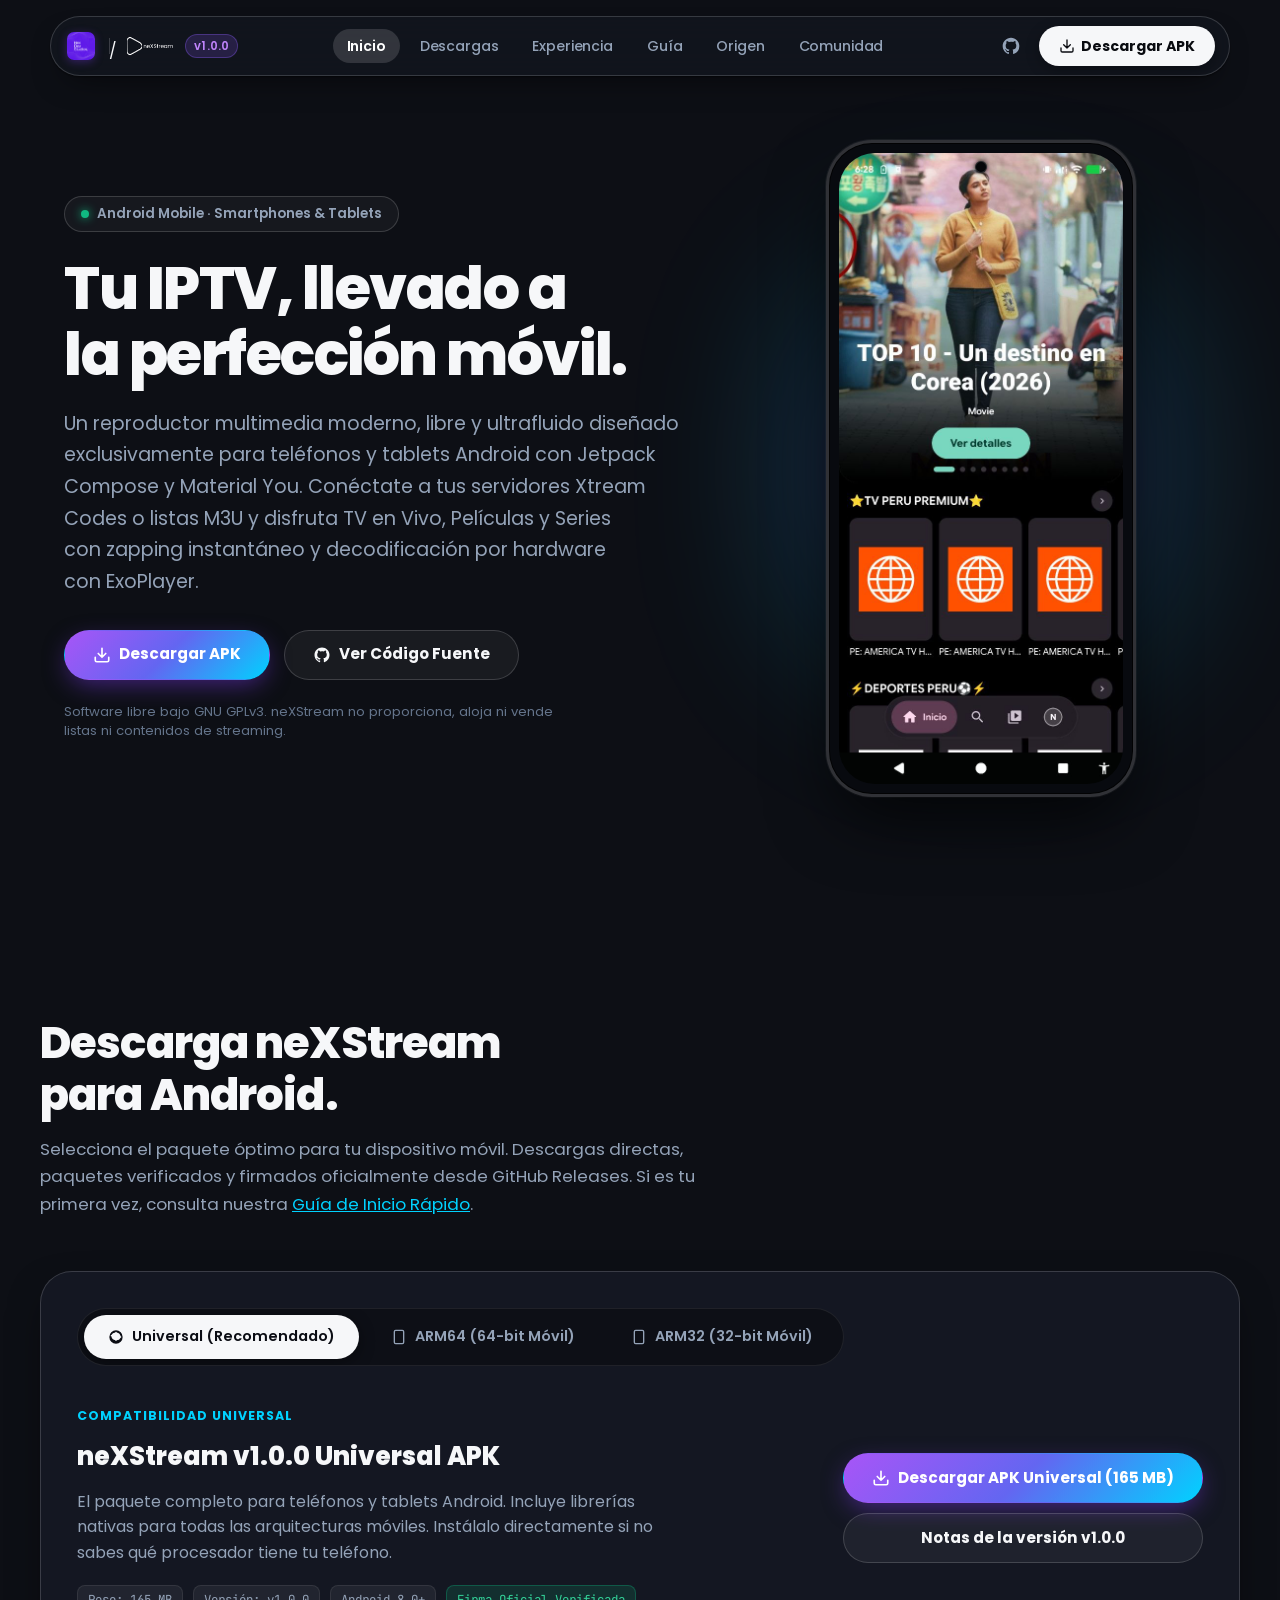
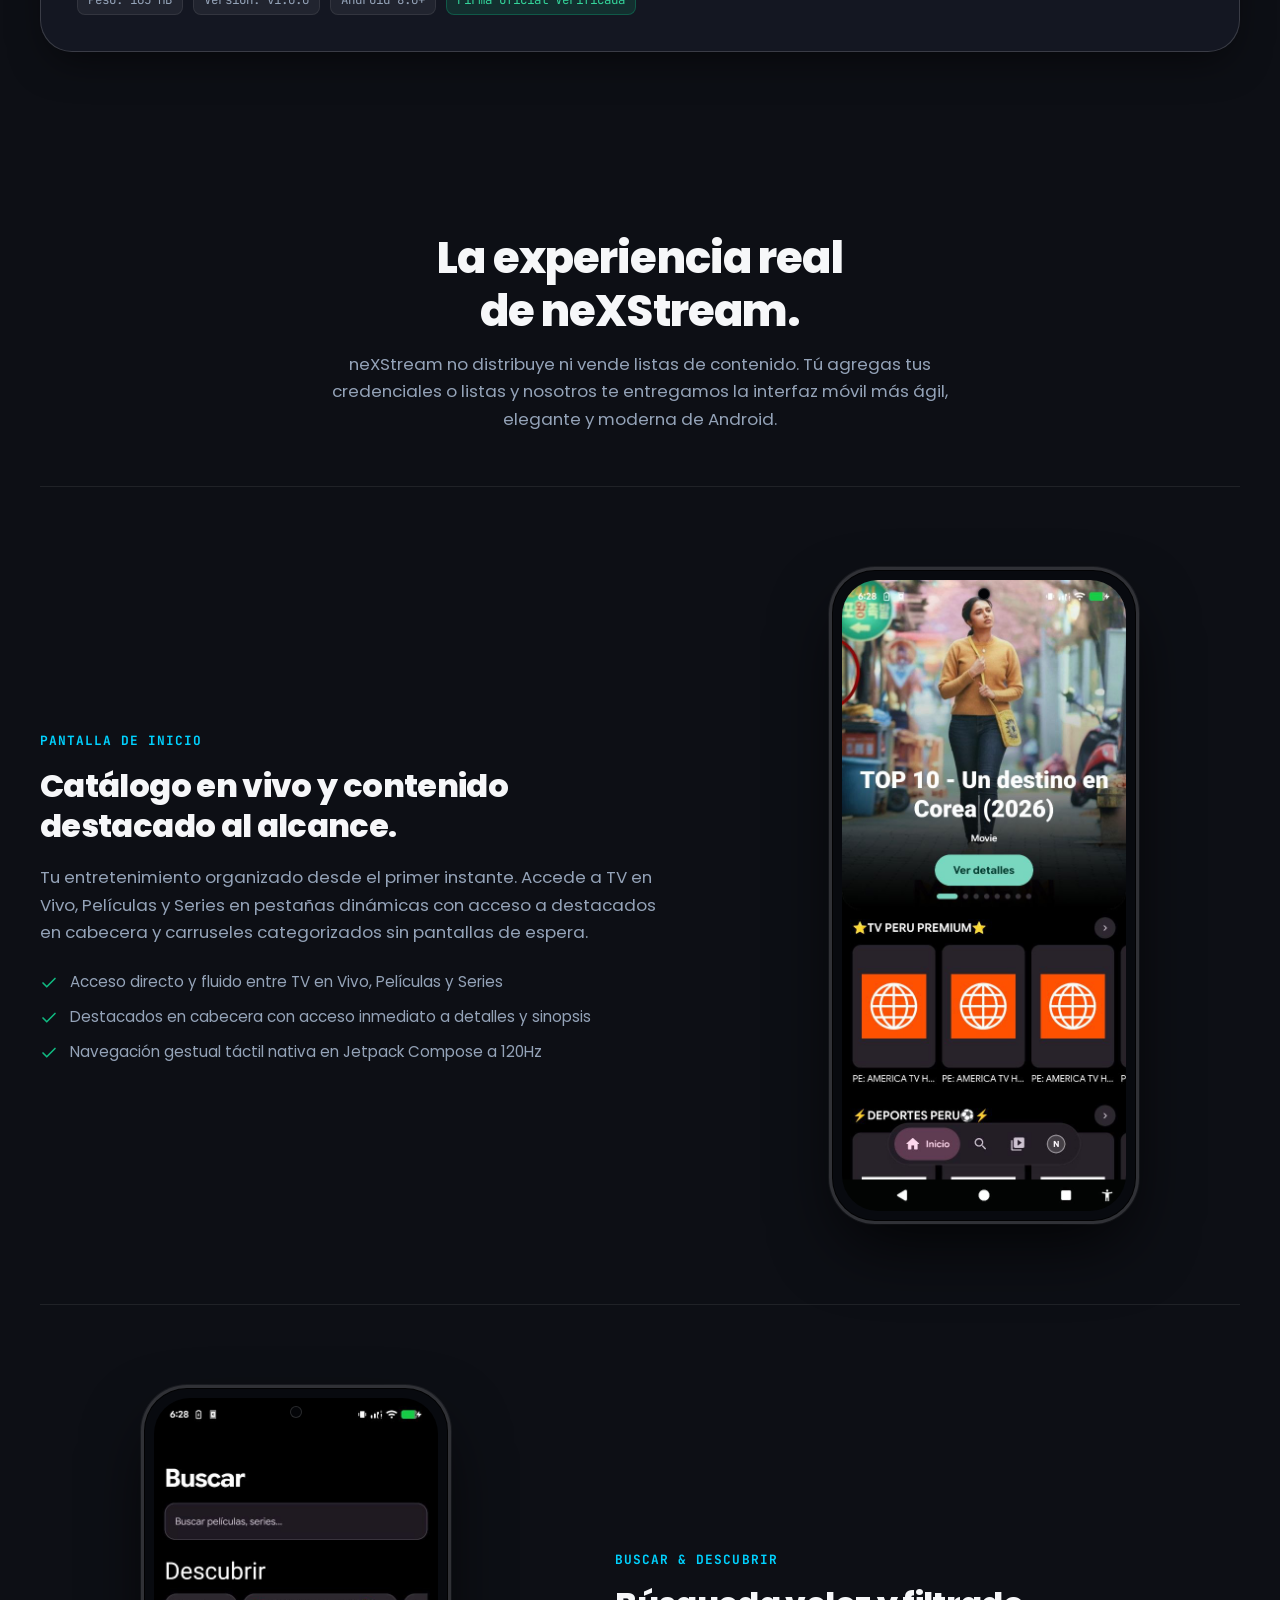
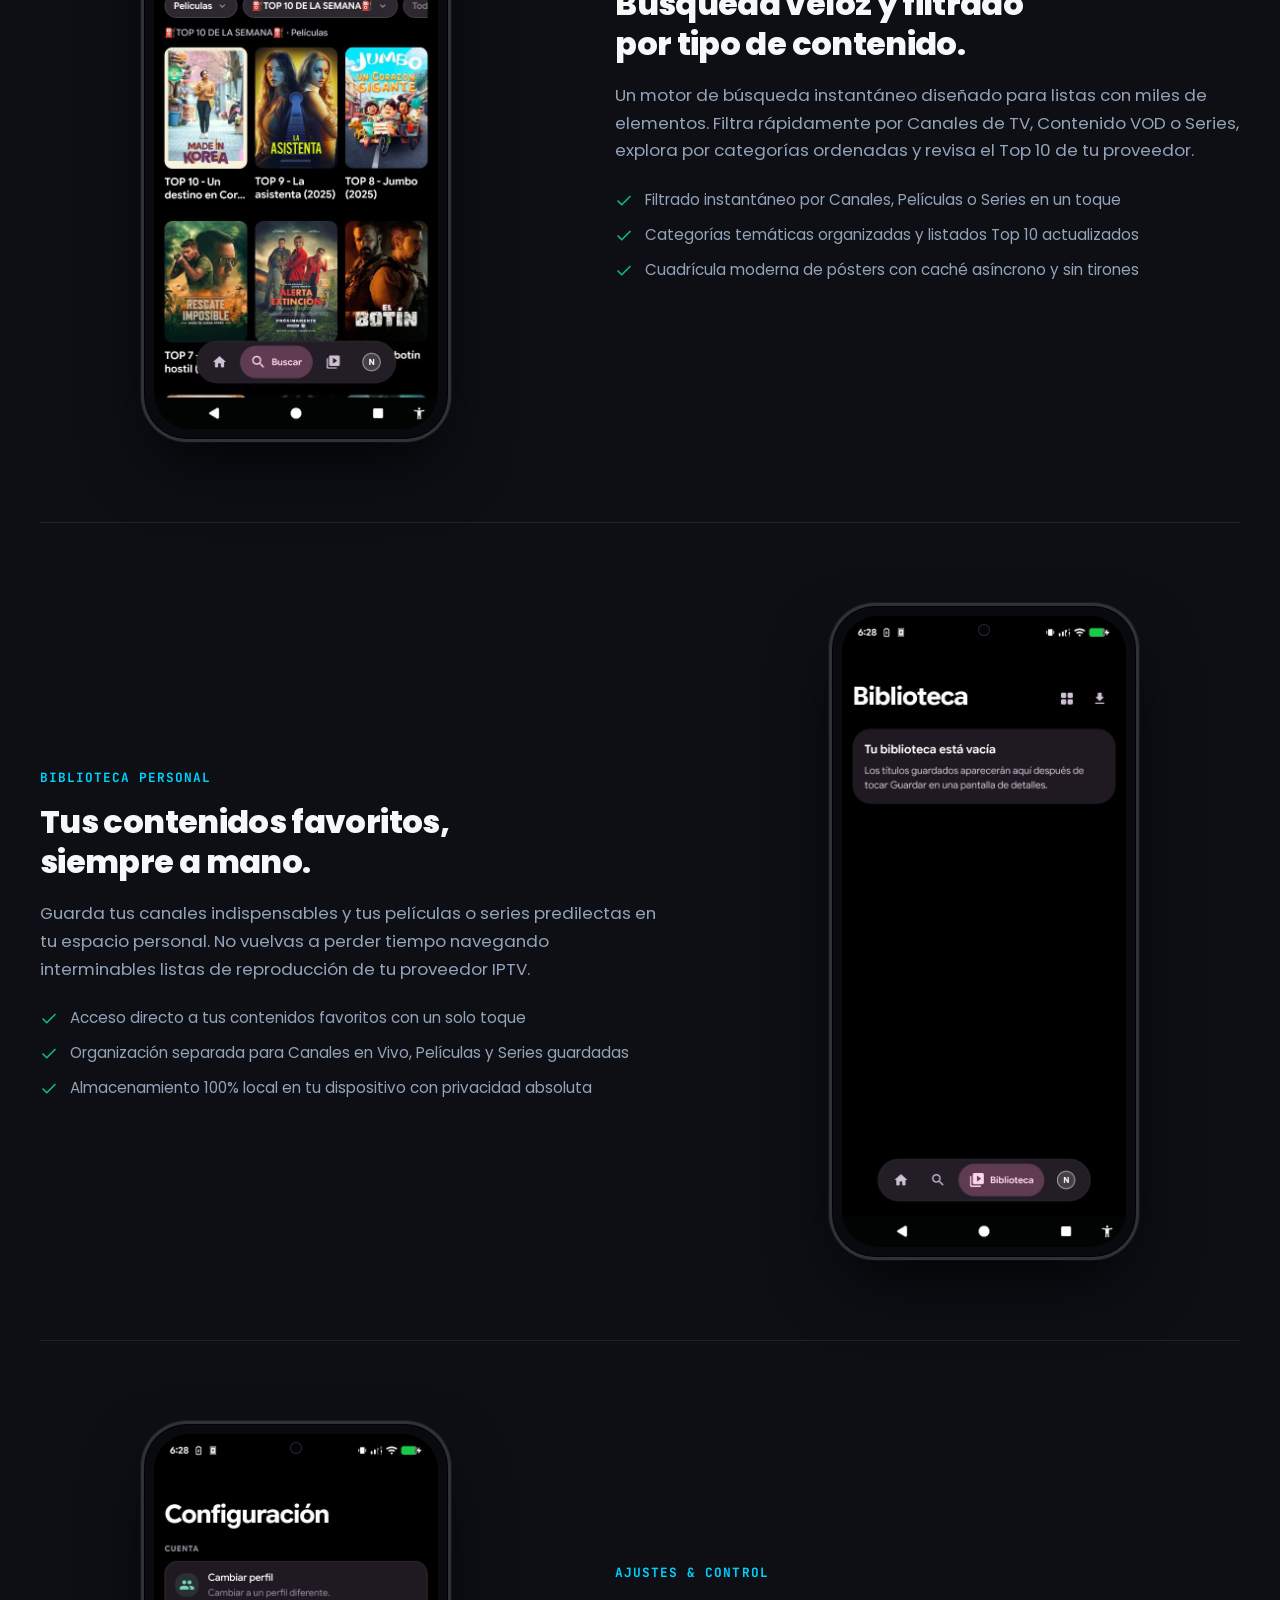
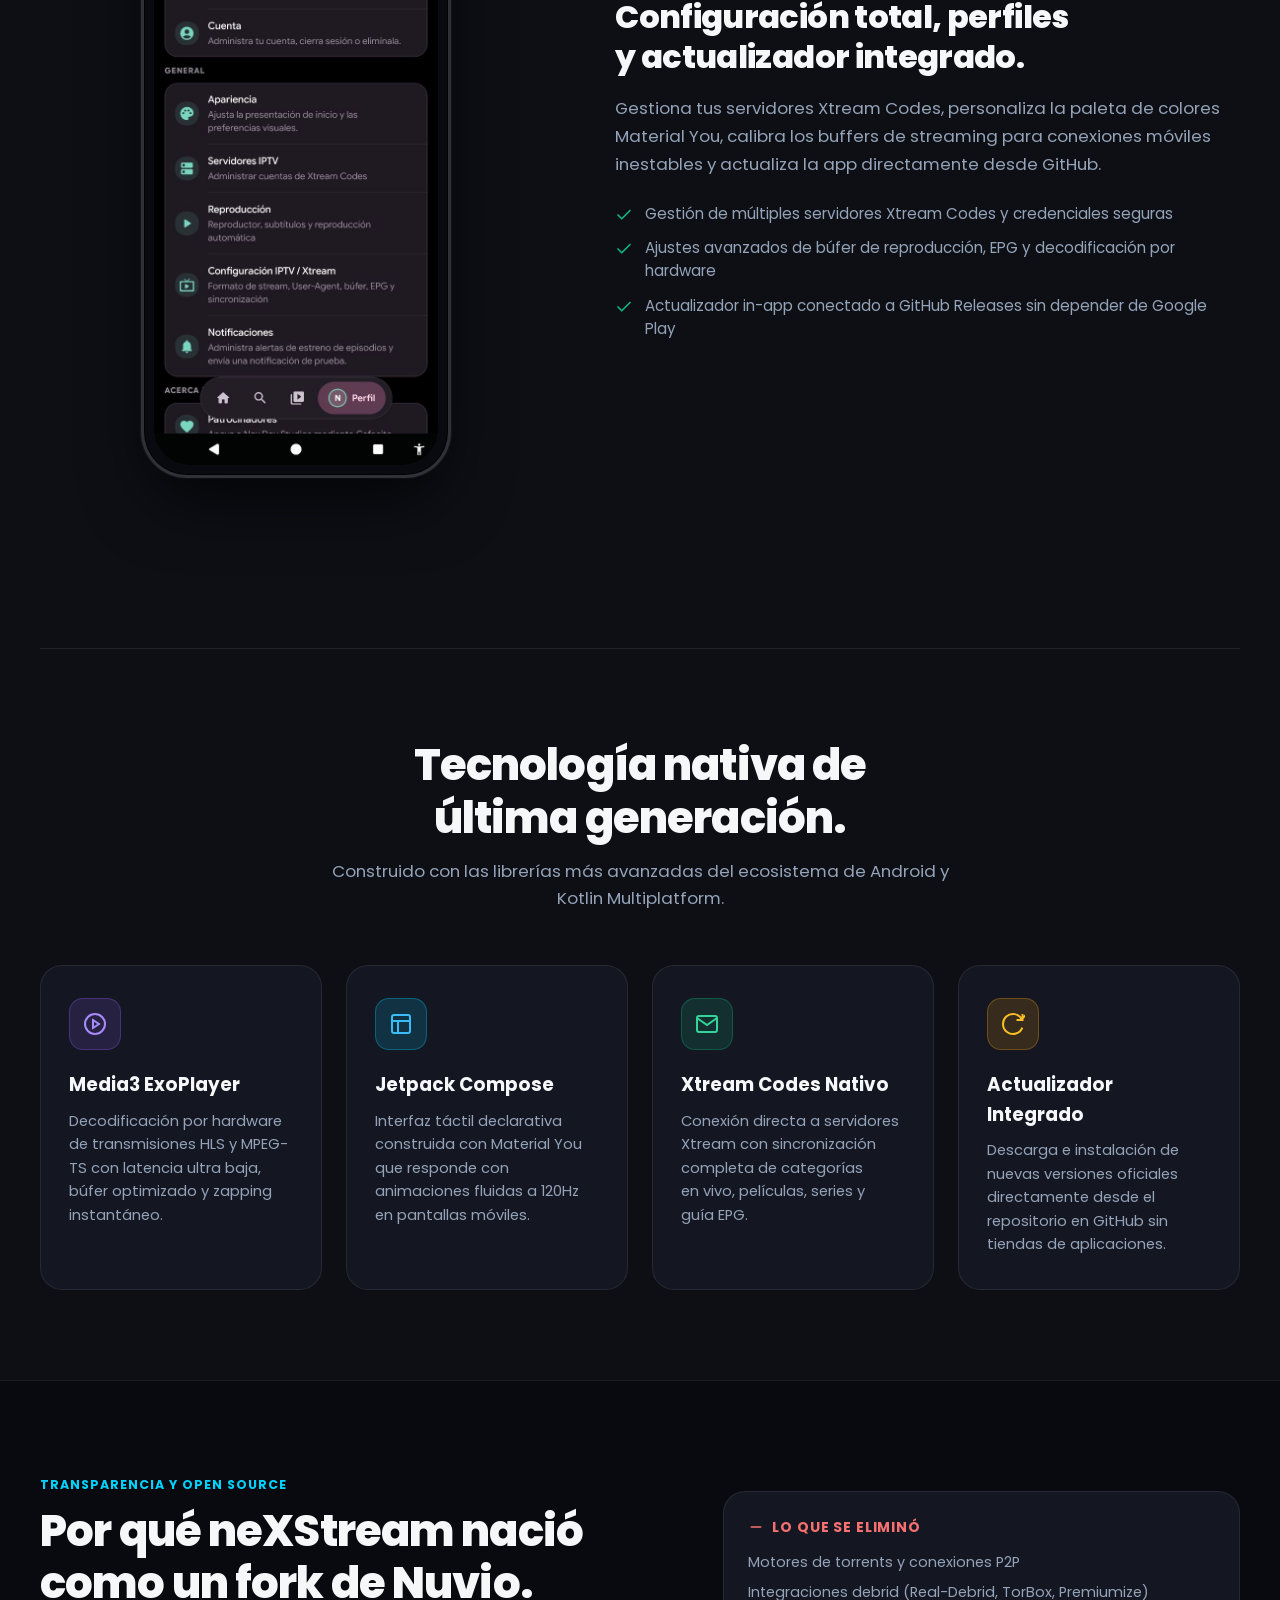
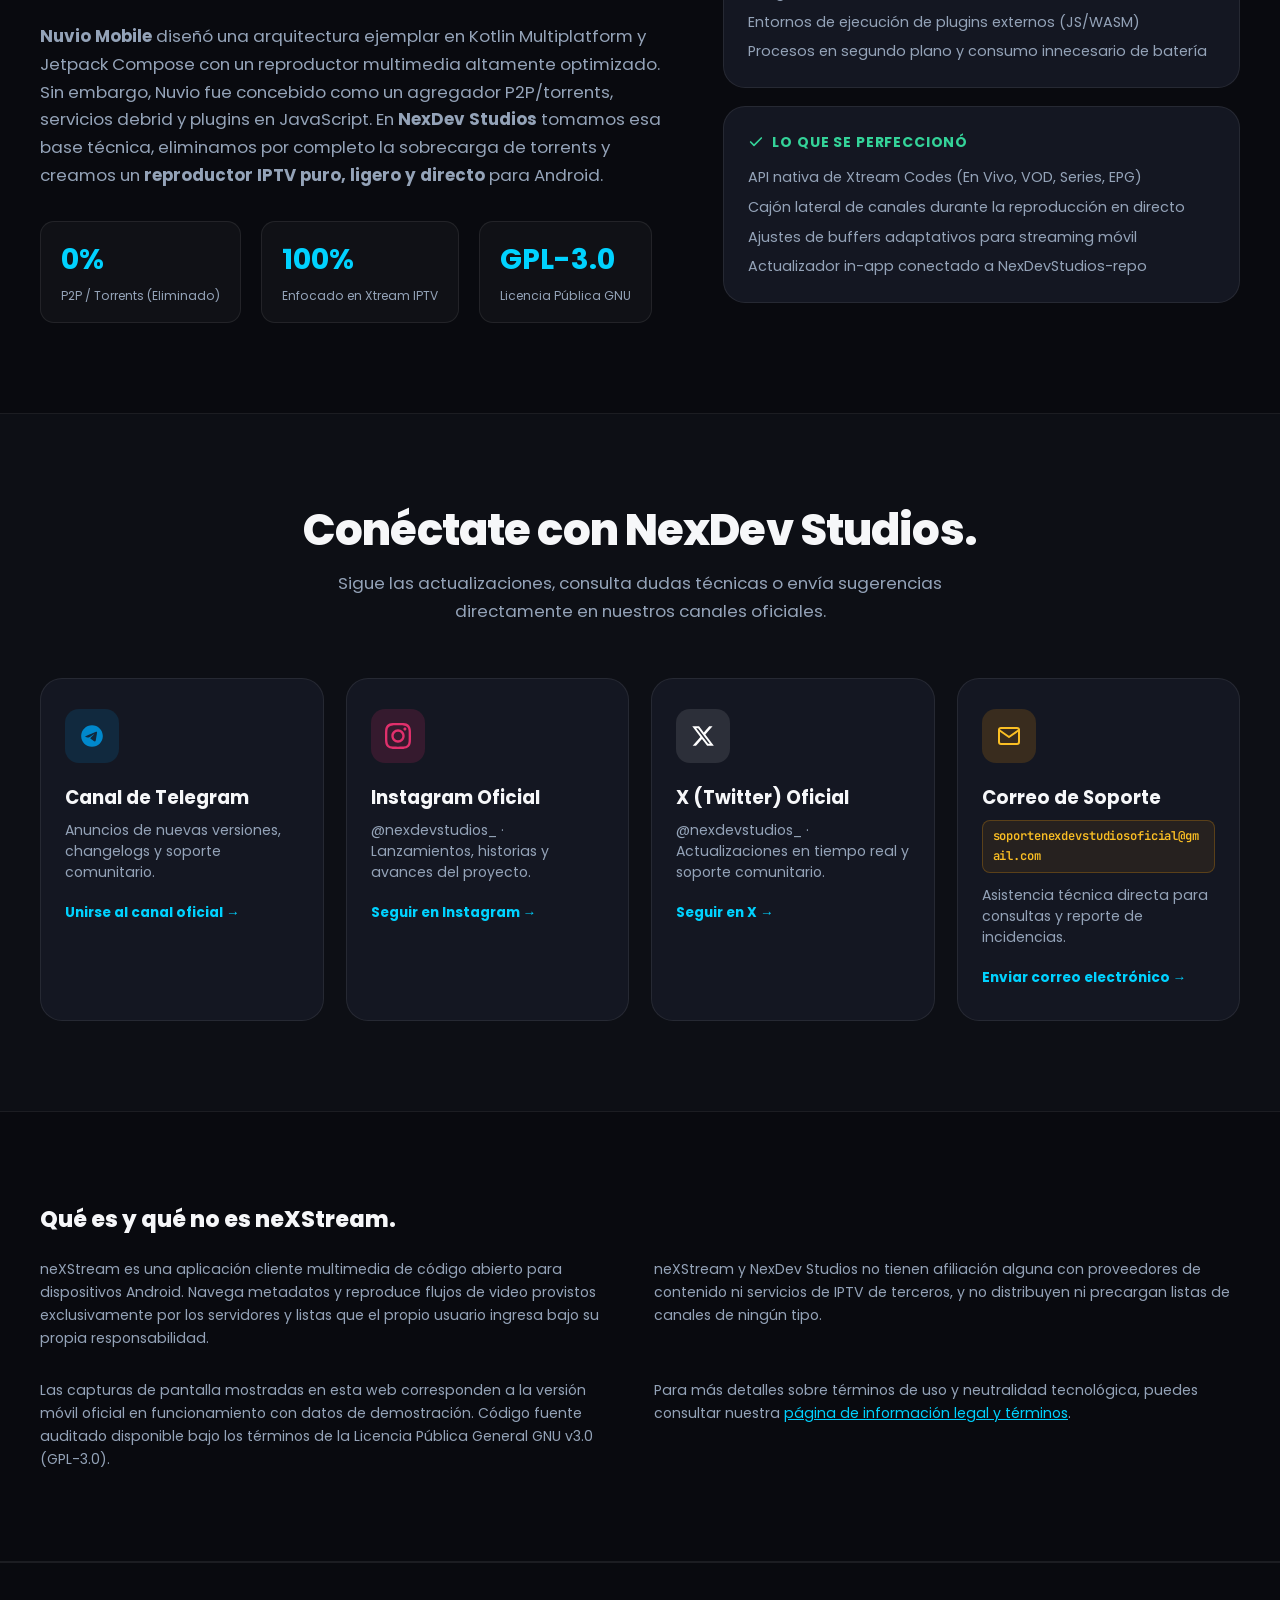
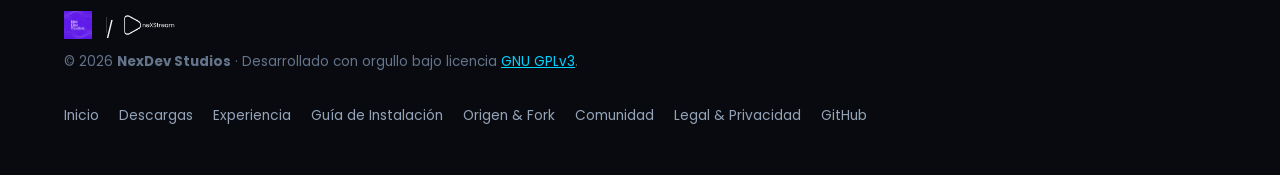
<file: index.html>
<!doctype html>
<html lang="es" data-theme="dark">
<head>
  <meta charset="utf-8" />
  <meta name="viewport" content="width=device-width, initial-scale=1" />
  <title>neXStream · Reproductor IPTV Nativo para Android · NexDev Studios</title>
  <meta name="description" content="neXStream es el reproductor IPTV de código abierto definitivo para smartphones y tablets Android de NexDev Studios. Compatible con Xtream Codes y M3U, interfaz Material You y motor ExoPlayer." />
  <meta id="theme-color-meta" name="theme-color" content="#08090d" />
  <link rel="icon" type="image/png" href="assets/logo-square.png" />
  
  <link rel="canonical" href="https://nexdevstudios.vercel.app/" />
  
  <!-- Open Graph -->
  <meta property="og:title" content="neXStream · Reproductor IPTV Nativo para Android" />
  <meta property="og:description" content="Reproductor IPTV de última generación para teléfonos y tablets Android desarrollado por NexDev Studios. Construido en Jetpack Compose con aceleración por hardware." />
  <meta property="og:url" content="https://nexdevstudios.vercel.app/" />
  <meta property="og:image" content="assets/nexstream-logo.png" />
  <meta property="og:type" content="website" />
  
  <!-- Google Fonts: Poppins (Obligatorio) & JetBrains Mono -->
  <link rel="preconnect" href="https://fonts.googleapis.com" />
  <link rel="preconnect" href="https://fonts.gstatic.com" crossorigin />
  <link href="https://fonts.googleapis.com/css2?family=Poppins:ital,wght@0,300;0,400;0,500;0,600;0,700;0,800;0,900;1,400&family=JetBrains+Mono:wght@400;500;600&display=swap" rel="stylesheet" />
  
  <link rel="stylesheet" href="css/styles.css" />
</head>
<body class="nv-home-document">
  <a class="skip-link" href="#main-content">Saltar al contenido principal</a>

  <!-- ── Floating Capsule Header (Nuvio-style) ── -->
  <header class="nv-site-header">
    <div class="nv-site-header-shell">
      <!-- Logos de Marca (Estudio y App) -->
      <div class="nv-brand-combo">
        <a class="nv-studio-brand" href="#inicio" aria-label="NexDev Studios">
          <img class="nv-studio-logo" src="assets/nexdevstudios-logo.png" alt="NexDev Studios" width="130" height="32" />
        </a>
        <span class="nv-brand-separator" aria-hidden="true">/</span>
        <a class="nv-app-brand" href="#inicio" aria-label="neXStream">
          <img class="nv-app-logo" src="assets/nexstream-logo.png" alt="neXStream" width="110" height="28" />
          <span class="nv-badge">v1.0.0</span>
        </a>
      </div>

      <!-- Navegación de escritorio -->
      <nav class="nv-desktop-nav" aria-label="Navegación principal">
        <a class="nv-desktop-nav-link is-active" href="#inicio">Inicio</a>
        <a class="nv-desktop-nav-link" href="#descargar">Descargas</a>
        <a class="nv-desktop-nav-link" href="#experiencia">Experiencia</a>
        <a class="nv-desktop-nav-link" href="guia.html">Guía</a>
        <a class="nv-desktop-nav-link" href="#origen">Origen</a>
        <a class="nv-desktop-nav-link" href="#comunidad">Comunidad</a>
      </nav>

      <!-- Botones de Acción -->
      <div class="nv-desktop-actions">
        <a class="nv-icon-btn" href="https://github.com/NexDevStudios-repo/neXStream" target="_blank" rel="noopener noreferrer" aria-label="Código fuente en GitHub" title="Ver repositorio en GitHub">
          <svg viewBox="0 0 24 24" width="20" height="20" fill="currentColor" aria-hidden="true">
            <path d="M12 2C6.477 2 2 6.484 2 12.017c0 4.425 2.865 8.18 6.839 9.504.5.092.682-.217.682-.483 0-.237-.008-.868-.013-1.703-2.782.605-3.369-1.343-3.369-1.343-.454-1.158-1.11-1.466-1.11-1.466-.908-.62.069-.608.069-.608 1.003.07 1.53 1.032 1.53 1.032.892 1.53 2.341 1.088 2.91.832.092-.647.35-1.088.636-1.338-2.22-.253-4.555-1.113-4.555-4.951 0-1.093.39-1.988 1.029-2.688-.103-.253-.446-1.272.098-2.65 0 0 .84-.27 2.75 1.026A9.564 9.564 0 0112 6.844c.85.004 1.705.115 2.504.337 1.909-1.296 2.747-1.027 2.747-1.027.546 1.379.202 2.398.1 2.651.64.7 1.028 1.595 1.028 2.688 0 3.848-2.339 4.695-4.566 4.943.359.309.678.92.678 1.855 0 1.338-.012 2.419-.012 2.747 0 .268.18.58.688.482A10.019 10.019 0 0022 12.017C22 6.484 17.522 2 12 2z"/>
          </svg>
        </a>
        <a class="nv-login-button" href="#descargar">
          <svg viewBox="0 0 24 24" width="16" height="16" fill="none" stroke="currentColor" stroke-width="2" stroke-linecap="round" stroke-linejoin="round" aria-hidden="true">
            <path d="M21 15v4a2 2 0 0 1-2 2H5a2 2 0 0 1-2-2v-4M7 10l5 5 5-5M12 15V3"/>
          </svg>
          <span>Descargar APK</span>
        </a>
      </div>

      <!-- Mobile Menu Trigger -->
      <button class="nv-mobile-menu-button" id="mobile-toggle" aria-label="Abrir menú" aria-expanded="false">
        <svg viewBox="0 0 24 24" width="22" height="22" fill="none" stroke="currentColor" stroke-width="2" stroke-linecap="round" aria-hidden="true">
          <line x1="3" y1="12" x2="21" y2="12"></line>
          <line x1="3" y1="6" x2="21" y2="6"></line>
          <line x1="3" y1="18" x2="21" y2="18"></line>
        </svg>
      </button>

      <!-- Menú desplegable en móvil -->
      <div class="nv-mobile-menu" id="mobile-menu" hidden>
        <div class="nv-mobile-nav">
          <a class="nv-mobile-nav-link" href="#inicio">Inicio</a>
          <a class="nv-mobile-nav-link" href="#descargar">Descargas APK</a>
          <a class="nv-mobile-nav-link" href="#experiencia">Experiencia</a>
          <a class="nv-mobile-nav-link" href="guia.html">Guía de Inicio</a>
          <a class="nv-mobile-nav-link" href="#origen">Origen & Fork</a>
          <a class="nv-mobile-nav-link" href="#comunidad">Comunidad & Soporte</a>
          <a class="nv-mobile-nav-link" href="legal.html">Legal & Privacidad</a>
          <a class="nv-mobile-nav-link" href="https://github.com/NexDevStudios-repo/neXStream" target="_blank" rel="noopener noreferrer">GitHub Oficial</a>
        </div>
      </div>
    </div>
  </header>

  <main id="main-content">
    <!-- ── Hero Section (Mobile Focused) ── -->
    <section id="inicio" class="nv-hero">
      <div class="nv-wrap nv-hero-inner">
        <div class="nv-hero-copy">
          <div class="nv-pill-tag">
            <span class="nv-pulse-glow" aria-hidden="true"></span>
            <span>Android Mobile · Smartphones & Tablets</span>
          </div>

          <h1 class="nv-display">
            Tu IPTV, llevado a la perfección móvil.
          </h1>

          <p class="nv-lede">
            Un reproductor multimedia moderno, libre y ultrafluido diseñado exclusivamente para teléfonos y tablets Android con Jetpack Compose y Material You. Conéctate a tus servidores Xtream Codes o listas M3U y disfruta TV en Vivo, Películas y Series con zapping instantáneo y decodificación por hardware con ExoPlayer.
          </p>

          <div class="nv-hero-actions">
            <a class="nv-btn nv-btn-primary" href="#descargar">
              <svg viewBox="0 0 24 24" width="18" height="18" fill="none" stroke="currentColor" stroke-width="2.2" stroke-linecap="round" stroke-linejoin="round" aria-hidden="true">
                <path d="M21 15v4a2 2 0 0 1-2 2H5a2 2 0 0 1-2-2v-4M7 10l5 5 5-5M12 15V3"/>
              </svg>
              <span>Descargar APK</span>
            </a>
            <a class="nv-btn nv-btn-ghost" href="https://github.com/NexDevStudios-repo/neXStream" target="_blank" rel="noopener noreferrer">
              <svg viewBox="0 0 24 24" width="18" height="18" fill="currentColor" aria-hidden="true">
                <path d="M12 2C6.477 2 2 6.484 2 12.017c0 4.425 2.865 8.18 6.839 9.504.5.092.682-.217.682-.483 0-.237-.008-.868-.013-1.703-2.782.605-3.369-1.343-3.369-1.343-.454-1.158-1.11-1.466-1.11-1.466-.908-.62.069-.608.069-.608 1.003.07 1.53 1.032 1.53 1.032.892 1.53 2.341 1.088 2.91.832.092-.647.35-1.088.636-1.338-2.22-.253-4.555-1.113-4.555-4.951 0-1.093.39-1.988 1.029-2.688-.103-.253-.446-1.272.098-2.65 0 0 .84-.27 2.75 1.026A9.564 9.564 0 0112 6.844c.85.004 1.705.115 2.504.337 1.909-1.296 2.747-1.027 2.747-1.027.546 1.379.202 2.398.1 2.651.64.7 1.028 1.595 1.028 2.688 0 3.848-2.339 4.695-4.566 4.943.359.309.678.92.678 1.855 0 1.338-.012 2.419-.012 2.747 0 .268.18.58.688.482A10.019 10.019 0 0022 12.017C22 6.484 17.522 2 12 2z"/>
              </svg>
              <span>Ver Código Fuente</span>
            </a>
          </div>

          <p class="nv-hero-note">
            Software libre bajo GNU GPLv3. neXStream no proporciona, aloja ni vende listas ni contenidos de streaming.
          </p>
        </div>

        <!-- Escenario Visual del Hero con Teléfono Real -->
        <div class="nv-stage" aria-hidden="true">
          <div class="nv-stage-glow"></div>
          <div class="nv-stage-device">
            <div class="nv-phone-mockup">
              <div class="nv-phone-camera"></div>
              <img class="nv-phone-display" src="assets/capturas/nexstream/screen-1.jpg" alt="neXStream Pantalla de Inicio en teléfono Android" width="576" height="1280" fetchpriority="high" />
            </div>
          </div>
        </div>
      </div>
    </section>

    <!-- ── Selector de Descargas Móviles (Arquitectura del Procesador) ── -->
    <section id="descargar" class="nv-wrap nv-section" aria-labelledby="nv-downloads-title">
      <div class="nv-section-head">
        <h2 id="nv-downloads-title" class="nv-h2">Descarga neXStream para Android.</h2>
        <p class="nv-body">Selecciona el paquete óptimo para tu dispositivo móvil. Descargas directas, paquetes verificados y firmados oficialmente desde GitHub Releases. Si es tu primera vez, consulta nuestra <a class="nv-link" href="guia.html">Guía de Inicio Rápido</a>.</p>
      </div>

      <!-- Switcher interactivo de arquitecturas móviles -->
      <div class="nv-screen-switcher">
        <div class="nv-switch" role="tablist" aria-label="Selecciona la arquitectura de tu teléfono o tablet">
          <button class="nv-tab-btn is-active" role="tab" id="tab-universal" aria-selected="true" aria-controls="panel-universal">
            <svg viewBox="0 0 24 24" width="16" height="16" fill="currentColor" aria-hidden="true"><path d="M12 2a10 10 0 1 0 10 10A10 10 0 0 0 12 2zm1 14.93V17a1 1 0 0 1-2 0v-.07A7 7 0 0 1 5.07 11H5a1 1 0 0 1 0-2h.07A7 7 0 0 1 11 5.07V5a1 1 0 0 1 2 0v.07A7 7 0 0 1 18.93 11H19a1 1 0 0 1 0 2h-.07A7 7 0 0 1 13 16.93z"/></svg>
            <span>Universal (Recomendado)</span>
          </button>
          <button class="nv-tab-btn" role="tab" id="tab-arm64" aria-selected="false" aria-controls="panel-arm64">
            <svg viewBox="0 0 24 24" width="16" height="16" fill="none" stroke="currentColor" stroke-width="2" aria-hidden="true"><rect x="5" y="2" width="14" height="20" rx="2"/><line x1="12" y1="18" x2="12.01" y2="18"/></svg>
            <span>ARM64 (64-bit Móvil)</span>
          </button>
          <button class="nv-tab-btn" role="tab" id="tab-arm32" aria-selected="false" aria-controls="panel-arm32">
            <svg viewBox="0 0 24 24" width="16" height="16" fill="none" stroke="currentColor" stroke-width="2" aria-hidden="true"><rect x="5" y="2" width="14" height="20" rx="2"/><line x1="12" y1="18" x2="12.01" y2="18"/></svg>
            <span>ARM32 (32-bit Móvil)</span>
          </button>
        </div>

        <!-- Paneles de Descarga -->
        <div class="nv-panels-wrapper">
          <!-- Panel 1: Universal -->
          <div class="nv-panel is-visible" id="panel-universal" role="tabpanel" aria-labelledby="tab-universal">
            <div class="nv-panel-copy">
              <span class="nv-panel-tag">Compatibilidad Universal</span>
              <h3>neXStream <span class="app-version-tag">v1.0.0</span> Universal APK</h3>
              <p>El paquete completo para teléfonos y tablets Android. Incluye librerías nativas para todas las arquitecturas móviles. Instálalo directamente si no sabes qué procesador tiene tu teléfono.</p>
              <div class="nv-spec-chips">
                <span class="nv-chip" data-arch-size="universal">Peso: 165 MB</span>
                <span class="nv-chip" data-arch-version>Versión: v1.0.0</span>
                <span class="nv-chip">Android 8.0+</span>
                <span class="nv-chip nv-chip-success">Firma Oficial Verificada</span>
              </div>
            </div>
            <div class="nv-panel-actions">
              <a class="nv-btn nv-btn-primary" data-arch-btn="universal" href="https://github.com/NexDevStudios-repo/neXStream/releases/download/v1.0.0/neXStream-1.0.0-universal.apk">
                <svg viewBox="0 0 24 24" width="18" height="18" fill="none" stroke="currentColor" stroke-width="2.2" stroke-linecap="round" stroke-linejoin="round" aria-hidden="true"><path d="M21 15v4a2 2 0 0 1-2 2H5a2 2 0 0 1-2-2v-4M7 10l5 5 5-5M12 15V3"/></svg>
                <span data-arch-text="universal">Descargar APK Universal (165 MB)</span>
              </a>
              <a class="nv-btn nv-btn-ghost" data-release-notes-link href="https://github.com/NexDevStudios-repo/neXStream/releases/tag/v1.0.0" target="_blank" rel="noopener noreferrer">
                <span>Notas de la versión <span class="app-version-tag">v1.0.0</span></span>
              </a>
            </div>
          </div>

          <!-- Panel 2: ARM64 -->
          <div class="nv-panel" id="panel-arm64" role="tabpanel" aria-labelledby="tab-arm64" hidden>
            <div class="nv-panel-copy">
              <span class="nv-panel-tag">Máximo Rendimiento Móvil</span>
              <h3>neXStream <span class="app-version-tag">v1.0.0</span> ARM64-v8a</h3>
              <p>Compilado y optimizado exclusivamente para procesadores móviles de 64 bits (la gran mayoría de smartphones y tablets actuales). Ofrece la mayor velocidad de ejecución y un menor peso de instalación.</p>
              <div class="nv-spec-chips">
                <span class="nv-chip" data-arch-size="arm64">Peso: 95 MB</span>
                <span class="nv-chip" data-arch-version>Versión: v1.0.0</span>
                <span class="nv-chip">ARM64-v8a</span>
                <span class="nv-chip nv-chip-success">Optimizado 64-bit</span>
              </div>
            </div>
            <div class="nv-panel-actions">
              <a class="nv-btn nv-btn-primary" data-arch-btn="arm64" href="https://github.com/NexDevStudios-repo/neXStream/releases/download/v1.0.0/neXStream-1.0.0-arm64-v8a.apk">
                <svg viewBox="0 0 24 24" width="18" height="18" fill="none" stroke="currentColor" stroke-width="2.2" stroke-linecap="round" stroke-linejoin="round" aria-hidden="true"><path d="M21 15v4a2 2 0 0 1-2 2H5a2 2 0 0 1-2-2v-4M7 10l5 5 5-5M12 15V3"/></svg>
                <span data-arch-text="arm64">Descargar APK ARM64 (95 MB)</span>
              </a>
              <a class="nv-btn nv-btn-ghost" data-release-notes-link href="https://github.com/NexDevStudios-repo/neXStream/releases/tag/v1.0.0" target="_blank" rel="noopener noreferrer">
                <span>Notas de la versión <span class="app-version-tag">v1.0.0</span></span>
              </a>
            </div>
          </div>

          <!-- Panel 3: ARM32 -->
          <div class="nv-panel" id="panel-arm32" role="tabpanel" aria-labelledby="tab-arm32" hidden>
            <div class="nv-panel-copy">
              <span class="nv-panel-tag">Para Dispositivos de 32 bits</span>
              <h3>neXStream <span class="app-version-tag">v1.0.0</span> ARMEABI-v7a</h3>
              <p>Creado para smartphones o tablets Android que cuenten con procesadores o sistemas operativos de 32 bits. Garantiza compatibilidad sin sobrecargar la memoria del terminal.</p>
              <div class="nv-spec-chips">
                <span class="nv-chip" data-arch-size="arm32">Peso: 93 MB</span>
                <span class="nv-chip" data-arch-version>Versión: v1.0.0</span>
                <span class="nv-chip">ARMEABI-v7a</span>
                <span class="nv-chip">Móvil 32-bit</span>
              </div>
            </div>
            <div class="nv-panel-actions">
              <a class="nv-btn nv-btn-primary" data-arch-btn="arm32" href="https://github.com/NexDevStudios-repo/neXStream/releases/download/v1.0.0/neXStream-1.0.0-armeabi-v7a.apk">
                <svg viewBox="0 0 24 24" width="18" height="18" fill="none" stroke="currentColor" stroke-width="2.2" stroke-linecap="round" stroke-linejoin="round" aria-hidden="true"><path d="M21 15v4a2 2 0 0 1-2 2H5a2 2 0 0 1-2-2v-4M7 10l5 5 5-5M12 15V3"/></svg>
                <span data-arch-text="arm32">Descargar APK ARM32 (93 MB)</span>
              </a>
              <a class="nv-btn nv-btn-ghost" data-release-notes-link href="https://github.com/NexDevStudios-repo/neXStream/releases/tag/v1.0.0" target="_blank" rel="noopener noreferrer">
                <span>Notas de la versión <span class="app-version-tag">v1.0.0</span></span>
              </a>
            </div>
          </div>
        </div>
      </div>
    </section>

    <!-- ── La Experiencia Real: Las 4 Secciones de la App neXStream ── -->
    <section id="experiencia" class="nv-wrap nv-section" aria-labelledby="nv-features-title">
      <div class="nv-section-head nv-section-head-centered">
        <h2 id="nv-features-title" class="nv-h2">La experiencia real de neXStream.</h2>
        <p class="nv-body">neXStream no distribuye ni vende listas de contenido. Tú agregas tus credenciales o listas y nosotros te entregamos la interfaz móvil más ágil, elegante y moderna de Android.</p>
      </div>

      <!-- Sección 1: Inicio (Catálogo) -->
      <article class="nv-feature">
        <div class="nv-feature-copy">
          <span class="nv-feature-badge">Pantalla de Inicio</span>
          <h3 class="nv-h3">Catálogo en vivo y contenido destacado al alcance.</h3>
          <p class="nv-body">
            Tu entretenimiento organizado desde el primer instante. Accede a TV en Vivo, Películas y Series en pestañas dinámicas con acceso a destacados en cabecera y carruseles categorizados sin pantallas de espera.
          </p>
          <ul class="nv-feature-list">
            <li>
              <svg viewBox="0 0 24 24" width="18" height="18" fill="none" stroke="currentColor" stroke-width="2.2" stroke-linecap="round" stroke-linejoin="round" aria-hidden="true"><polyline points="20 6 9 17 4 12"/></svg>
              <span>Acceso directo y fluido entre TV en Vivo, Películas y Series</span>
            </li>
            <li>
              <svg viewBox="0 0 24 24" width="18" height="18" fill="none" stroke="currentColor" stroke-width="2.2" stroke-linecap="round" stroke-linejoin="round" aria-hidden="true"><polyline points="20 6 9 17 4 12"/></svg>
              <span>Destacados en cabecera con acceso inmediato a detalles y sinopsis</span>
            </li>
            <li>
              <svg viewBox="0 0 24 24" width="18" height="18" fill="none" stroke="currentColor" stroke-width="2.2" stroke-linecap="round" stroke-linejoin="round" aria-hidden="true"><polyline points="20 6 9 17 4 12"/></svg>
              <span>Navegación gestual táctil nativa en Jetpack Compose a 120Hz</span>
            </li>
          </ul>
        </div>
        <div class="nv-feature-art">
          <div class="nv-phone-mockup">
            <div class="nv-phone-camera"></div>
            <img class="nv-phone-display" src="assets/capturas/nexstream/screen-1.jpg" alt="neXStream - Pantalla de Inicio y Catálogo" loading="lazy" width="576" height="1280" />
          </div>
        </div>
      </article>

      <!-- Sección 2: Buscar (Descubrimiento y Filtros) -->
      <article class="nv-feature nv-feature-flip">
        <div class="nv-feature-copy">
          <span class="nv-feature-badge">Buscar & Descubrir</span>
          <h3 class="nv-h3">Búsqueda veloz y filtrado por tipo de contenido.</h3>
          <p class="nv-body">
            Un motor de búsqueda instantáneo diseñado para listas con miles de elementos. Filtra rápidamente por Canales de TV, Contenido VOD o Series, explora por categorías ordenadas y revisa el Top 10 de tu proveedor.
          </p>
          <ul class="nv-feature-list">
            <li>
              <svg viewBox="0 0 24 24" width="18" height="18" fill="none" stroke="currentColor" stroke-width="2.2" stroke-linecap="round" stroke-linejoin="round" aria-hidden="true"><polyline points="20 6 9 17 4 12"/></svg>
              <span>Filtrado instantáneo por Canales, Películas o Series en un toque</span>
            </li>
            <li>
              <svg viewBox="0 0 24 24" width="18" height="18" fill="none" stroke="currentColor" stroke-width="2.2" stroke-linecap="round" stroke-linejoin="round" aria-hidden="true"><polyline points="20 6 9 17 4 12"/></svg>
              <span>Categorías temáticas organizadas y listados Top 10 actualizados</span>
            </li>
            <li>
              <svg viewBox="0 0 24 24" width="18" height="18" fill="none" stroke="currentColor" stroke-width="2.2" stroke-linecap="round" stroke-linejoin="round" aria-hidden="true"><polyline points="20 6 9 17 4 12"/></svg>
              <span>Cuadrícula moderna de pósters con caché asíncrono y sin tirones</span>
            </li>
          </ul>
        </div>
        <div class="nv-feature-art">
          <div class="nv-phone-mockup">
            <div class="nv-phone-camera"></div>
            <img class="nv-phone-display" src="assets/capturas/nexstream/screen-2.jpg" alt="neXStream - Pantalla de Buscar y Descubrir" loading="lazy" width="576" height="1280" />
          </div>
        </div>
      </article>

      <!-- Sección 3: Biblioteca (Favoritos) -->
      <article class="nv-feature">
        <div class="nv-feature-copy">
          <span class="nv-feature-badge">Biblioteca Personal</span>
          <h3 class="nv-h3">Tus contenidos favoritos, siempre a mano.</h3>
          <p class="nv-body">
            Guarda tus canales indispensables y tus películas o series predilectas en tu espacio personal. No vuelvas a perder tiempo navegando interminables listas de reproducción de tu proveedor IPTV.
          </p>
          <ul class="nv-feature-list">
            <li>
              <svg viewBox="0 0 24 24" width="18" height="18" fill="none" stroke="currentColor" stroke-width="2.2" stroke-linecap="round" stroke-linejoin="round" aria-hidden="true"><polyline points="20 6 9 17 4 12"/></svg>
              <span>Acceso directo a tus contenidos favoritos con un solo toque</span>
            </li>
            <li>
              <svg viewBox="0 0 24 24" width="18" height="18" fill="none" stroke="currentColor" stroke-width="2.2" stroke-linecap="round" stroke-linejoin="round" aria-hidden="true"><polyline points="20 6 9 17 4 12"/></svg>
              <span>Organización separada para Canales en Vivo, Películas y Series guardadas</span>
            </li>
            <li>
              <svg viewBox="0 0 24 24" width="18" height="18" fill="none" stroke="currentColor" stroke-width="2.2" stroke-linecap="round" stroke-linejoin="round" aria-hidden="true"><polyline points="20 6 9 17 4 12"/></svg>
              <span>Almacenamiento 100% local en tu dispositivo con privacidad absoluta</span>
            </li>
          </ul>
        </div>
        <div class="nv-feature-art">
          <div class="nv-phone-mockup">
            <div class="nv-phone-camera"></div>
            <img class="nv-phone-display" src="assets/capturas/nexstream/screen-3.jpg" alt="neXStream - Pantalla de Biblioteca y Favoritos" loading="lazy" width="576" height="1280" />
          </div>
        </div>
      </article>

      <!-- Sección 4: Ajustes (Configuración y Actualizador) -->
      <article class="nv-feature nv-feature-flip">
        <div class="nv-feature-copy">
          <span class="nv-feature-badge">Ajustes & Control</span>
          <h3 class="nv-h3">Configuración total, perfiles y actualizador integrado.</h3>
          <p class="nv-body">
            Gestiona tus servidores Xtream Codes, personaliza la paleta de colores Material You, calibra los buffers de streaming para conexiones móviles inestables y actualiza la app directamente desde GitHub.
          </p>
          <ul class="nv-feature-list">
            <li>
              <svg viewBox="0 0 24 24" width="18" height="18" fill="none" stroke="currentColor" stroke-width="2.2" stroke-linecap="round" stroke-linejoin="round" aria-hidden="true"><polyline points="20 6 9 17 4 12"/></svg>
              <span>Gestión de múltiples servidores Xtream Codes y credenciales seguras</span>
            </li>
            <li>
              <svg viewBox="0 0 24 24" width="18" height="18" fill="none" stroke="currentColor" stroke-width="2.2" stroke-linecap="round" stroke-linejoin="round" aria-hidden="true"><polyline points="20 6 9 17 4 12"/></svg>
              <span>Ajustes avanzados de búfer de reproducción, EPG y decodificación por hardware</span>
            </li>
            <li>
              <svg viewBox="0 0 24 24" width="18" height="18" fill="none" stroke="currentColor" stroke-width="2.2" stroke-linecap="round" stroke-linejoin="round" aria-hidden="true"><polyline points="20 6 9 17 4 12"/></svg>
              <span>Actualizador in-app conectado a GitHub Releases sin depender de Google Play</span>
            </li>
          </ul>
        </div>
        <div class="nv-feature-art">
          <div class="nv-phone-mockup">
            <div class="nv-phone-camera"></div>
            <img class="nv-phone-display" src="assets/capturas/nexstream/screen-4.jpg" alt="neXStream - Pantalla de Ajustes y Configuración" loading="lazy" width="576" height="1280" />
          </div>
        </div>
      </article>
    </section>

    <!-- ── Motores y Estándares de Rendimiento ── -->
    <section class="nv-wrap nv-section nv-divided">
      <div class="nv-section-head nv-section-head-centered">
        <h2 class="nv-h2">Tecnología nativa de última generación.</h2>
        <p class="nv-body">Construido con las librerías más avanzadas del ecosistema de Android y Kotlin Multiplatform.</p>
      </div>

      <div class="nv-tech-grid">
        <div class="nv-tech-card">
          <div class="nv-tech-icon accent-violet">
            <svg viewBox="0 0 24 24" width="24" height="24" fill="none" stroke="currentColor" stroke-width="2" aria-hidden="true"><circle cx="12" cy="12" r="10"/><polygon points="10 8 16 12 10 16 10 8"/></svg>
          </div>
          <h4>Media3 ExoPlayer</h4>
          <p>Decodificación por hardware de transmisiones HLS y MPEG-TS con latencia ultra baja, búfer optimizado y zapping instantáneo.</p>
        </div>

        <div class="nv-tech-card">
          <div class="nv-tech-icon accent-cyan">
            <svg viewBox="0 0 24 24" width="24" height="24" fill="none" stroke="currentColor" stroke-width="2" aria-hidden="true"><rect x="3" y="3" width="18" height="18" rx="2"/><path d="M3 9h18M9 21V9"/></svg>
          </div>
          <h4>Jetpack Compose</h4>
          <p>Interfaz táctil declarativa construida con Material You que responde con animaciones fluidas a 120Hz en pantallas móviles.</p>
        </div>

        <div class="nv-tech-card">
          <div class="nv-tech-icon accent-emerald">
            <svg viewBox="0 0 24 24" width="24" height="24" fill="none" stroke="currentColor" stroke-width="2" aria-hidden="true"><path d="M4 4h16c1.1 0 2 .9 2 2v12c0 1.1-.9 2-2 2H4c-1.1 0-2-.9-2-2V6c0-1.1.9-2 2-2z"/><polyline points="22,6 12,13 2,6"/></svg>
          </div>
          <h4>Xtream Codes Nativo</h4>
          <p>Conexión directa a servidores Xtream con sincronización completa de categorías en vivo, películas, series y guía EPG.</p>
        </div>

        <div class="nv-tech-card">
          <div class="nv-tech-icon accent-amber">
            <svg viewBox="0 0 24 24" width="24" height="24" fill="none" stroke="currentColor" stroke-width="2" aria-hidden="true"><path d="M21.5 2v6h-6M21.34 15.57a10 10 0 1 1-.57-8.38l5.67-5.67"/></svg>
          </div>
          <h4>Actualizador Integrado</h4>
          <p>Descarga e instalación de nuevas versiones oficiales directamente desde el repositorio en GitHub sin tiendas de aplicaciones.</p>
        </div>
      </div>
    </section>

    <!-- ── Origen & Fork de Nuvio (Transparencia Open Source) ── -->
    <section id="origen" class="nv-band">
      <div class="nv-wrap nv-section">
        <div class="nv-fork-box">
          <div class="nv-fork-copy">
            <span class="nv-panel-tag">Transparencia y Open Source</span>
            <h2 class="nv-h2">Por qué neXStream nació como un fork de Nuvio.</h2>
            <p class="nv-body">
              <strong>Nuvio Mobile</strong> diseñó una arquitectura ejemplar en Kotlin Multiplatform y Jetpack Compose con un reproductor multimedia altamente optimizado.
            </p>
            <p class="nv-body">
              Sin embargo, Nuvio fue concebido como un agregador P2P/torrents, servicios debrid y plugins en JavaScript. En <strong>NexDev Studios</strong> tomamos esa base técnica, eliminamos por completo la sobrecarga de torrents y creamos un <strong>reproductor IPTV puro, ligero y directo</strong> para Android.
            </p>

            <div class="nv-stat-row">
              <div class="nv-stat">
                <b>0%</b>
                <span>P2P / Torrents (Eliminado)</span>
              </div>
              <div class="nv-stat">
                <b>100%</b>
                <span>Enfocado en Xtream IPTV</span>
              </div>
              <div class="nv-stat">
                <b>GPL-3.0</b>
                <span>Licencia Pública GNU</span>
              </div>
            </div>
          </div>

          <div class="nv-fork-cards">
            <div class="nv-change-card nv-change-removed">
              <h5>
                <svg viewBox="0 0 24 24" width="16" height="16" fill="none" stroke="currentColor" stroke-width="2.5" stroke-linecap="round" aria-hidden="true"><line x1="5" y1="12" x2="19" y2="12"/></svg>
                Lo que se eliminó
              </h5>
              <ul>
                <li>Motores de torrents y conexiones P2P</li>
                <li>Integraciones debrid (Real-Debrid, TorBox, Premiumize)</li>
                <li>Entornos de ejecución de plugins externos (JS/WASM)</li>
                <li>Procesos en segundo plano y consumo innecesario de batería</li>
              </ul>
            </div>

            <div class="nv-change-card nv-change-added">
              <h5>
                <svg viewBox="0 0 24 24" width="16" height="16" fill="none" stroke="currentColor" stroke-width="2.5" stroke-linecap="round" stroke-linejoin="round" aria-hidden="true"><polyline points="20 6 9 17 4 12"/></svg>
                Lo que se perfeccionó
              </h5>
              <ul>
                <li>API nativa de Xtream Codes (En Vivo, VOD, Series, EPG)</li>
                <li>Cajón lateral de canales durante la reproducción en directo</li>
                <li>Ajustes de buffers adaptativos para streaming móvil</li>
                <li>Actualizador in-app conectado a NexDevStudios-repo</li>
              </ul>
            </div>
          </div>
        </div>
      </div>
    </section>

    <!-- ── Comunidad Oficial & Canales de Contacto ── -->
    <section id="comunidad" class="nv-wrap nv-section" aria-labelledby="nv-community-title">
      <div class="nv-section-head nv-section-head-centered">
        <h2 id="nv-community-title" class="nv-h2">Conéctate con NexDev Studios.</h2>
        <p class="nv-body">Sigue las actualizaciones, consulta dudas técnicas o envía sugerencias directamente en nuestros canales oficiales.</p>
      </div>

      <div class="nv-social-grid">
        <!-- Telegram Oficial -->
        <a class="nv-social-card" href="https://t.me/+C_ZyoLwgMi1iNjRh" target="_blank" rel="noopener noreferrer">
          <div class="nv-social-icon telegram-bg">
            <svg viewBox="0 0 24 24" width="26" height="26" fill="currentColor" aria-hidden="true">
              <path d="M12 2C6.48 2 2 6.48 2 12s4.48 10 10 10 10-4.48 10-10S17.52 2 12 2zm4.64 6.8c-.15 1.58-.8 5.42-1.13 7.19-.14.75-.42 1-.68 1.03-.58.05-1.02-.38-1.58-.75-.88-.58-1.38-.94-2.23-1.5-.99-.65-.35-1.01.22-1.59.15-.15 2.71-2.48 2.76-2.69a.2.2 0 00-.05-.18c-.06-.05-.14-.03-.21-.02-.09.02-1.49.95-4.22 2.79-.4.27-.76.41-1.08.4-.36-.01-1.04-.2-1.55-.37-.63-.2-1.12-.31-1.08-.66.02-.18.27-.36.74-.55 2.92-1.27 4.86-2.11 5.83-2.51 2.78-1.16 3.35-1.36 3.73-1.36.08 0 .27.02.39.12.1.08.13.19.14.27-.01.06.01.24 0 .38z"/>
            </svg>
          </div>
          <div class="nv-social-info">
            <h4>Canal de Telegram</h4>
            <p>Anuncios de nuevas versiones, changelogs y soporte comunitario.</p>
            <span class="nv-social-link">Unirse al canal oficial &rarr;</span>
          </div>
        </a>

        <!-- Instagram Oficial -->
        <a class="nv-social-card" href="https://instagram.com/nexdevstudios_" target="_blank" rel="noopener noreferrer">
          <div class="nv-social-icon instagram-bg">
            <svg viewBox="0 0 24 24" width="26" height="26" fill="currentColor" aria-hidden="true">
              <path d="M12 2.163c3.204 0 3.584.012 4.85.07 3.252.148 4.771 1.691 4.919 4.919.058 1.265.069 1.645.069 4.849 0 3.205-.012 3.584-.069 4.849-.149 3.225-1.664 4.771-4.919 4.919-1.266.058-1.644.07-4.85.07-3.204 0-3.584-.012-4.849-.07-3.26-.149-4.771-1.699-4.919-4.92-.058-1.265-.07-1.644-.07-4.849 0-3.204.013-3.583.07-4.849.149-3.227 1.664-4.771 4.919-4.919 1.266-.057 1.645-.069 4.849-.069zm0-2.163c-3.259 0-3.667.014-4.947.072-4.358.2-6.78 2.618-6.98 6.98-.059 1.281-.073 1.689-.073 4.948 0 3.259.014 3.668.072 4.948.2 4.358 2.618 6.78 6.98 6.98 1.281.058 1.689.072 4.948.072 3.259 0 3.668-.014 4.948-.072 4.354-.2 6.782-2.618 6.979-6.98.059-1.28.073-1.689.073-4.948 0-3.259-.014-3.667-.072-4.947-.196-4.354-2.617-6.78-6.979-6.98-1.281-.059-1.69-.073-4.949-.073zm0 5.838c-3.403 0-6.162 2.759-6.162 6.162s2.759 6.163 6.162 6.163 6.162-2.759 6.162-6.163c0-3.403-2.759-6.162-6.162-6.162zm0 10.162c-2.209 0-4-1.79-4-4 0-2.209 1.791-4 4-4s4 1.791 4 4c0 2.21-1.791 4-4 4zm6.406-11.845c-.796 0-1.441.645-1.441 1.44s.645 1.44 1.441 1.44c.795 0 1.439-.645 1.439-1.44s-.644-1.44-1.439-1.44z"/>
            </svg>
          </div>
          <div class="nv-social-info">
            <h4>Instagram Oficial</h4>
            <p>@nexdevstudios_ · Lanzamientos, historias y avances del proyecto.</p>
            <span class="nv-social-link">Seguir en Instagram &rarr;</span>
          </div>
        </a>

        <!-- X (Twitter) Oficial -->
        <a class="nv-social-card" href="https://x.com/nexdevstudios_" target="_blank" rel="noopener noreferrer">
          <div class="nv-social-icon x-bg">
            <svg viewBox="0 0 24 24" width="24" height="24" fill="currentColor" aria-hidden="true">
              <path d="M18.244 2.25h3.308l-7.227 8.26 8.502 11.24H16.17l-5.214-6.817L4.99 21.75H1.68l7.73-8.835L1.254 2.25H8.08l4.713 6.231zm-1.161 17.52h1.833L7.084 4.126H5.117z"/>
            </svg>
          </div>
          <div class="nv-social-info">
            <h4>X (Twitter) Oficial</h4>
            <p>@nexdevstudios_ · Actualizaciones en tiempo real y soporte comunitario.</p>
            <span class="nv-social-link">Seguir en X &rarr;</span>
          </div>
        </a>

        <!-- Correo de Soporte Oficial (Con Card Anti-Desborde) -->
        <a class="nv-social-card nv-email-card" href="mailto:soportenexdevstudiosoficial@gmail.com">
          <div class="nv-social-icon email-bg">
            <svg viewBox="0 0 24 24" width="24" height="24" fill="none" stroke="currentColor" stroke-width="2" stroke-linecap="round" stroke-linejoin="round" aria-hidden="true">
              <path d="M4 4h16c1.1 0 2 .9 2 2v12c0 1.1-.9 2-2 2H4c-1.1 0-2-.9-2-2V6c0-1.1.9-2 2-2z"/>
              <polyline points="22,6 12,13 2,6"/>
            </svg>
          </div>
          <div class="nv-social-info">
            <h4>Correo de Soporte</h4>
            <div class="nv-email-badge">
              <span>soportenexdevstudiosoficial@gmail.com</span>
            </div>
            <p>Asistencia técnica directa para consultas y reporte de incidencias.</p>
            <span class="nv-social-link">Enviar correo electrónico &rarr;</span>
          </div>
        </a>
      </div>
    </section>

    <!-- ── Disclaimer y Aviso Legal (Neutralidad de Software Libre) ── -->
    <section class="nv-band">
      <div class="nv-wrap nv-section nv-legal-section">
        <h3>Qué es y qué no es neXStream.</h3>
        <div class="nv-legal-grid">
          <p>
            neXStream es una aplicación cliente multimedia de código abierto para dispositivos Android. Navega metadatos y reproduce flujos de video provistos exclusivamente por los servidores y listas que el propio usuario ingresa bajo su propia responsabilidad.
          </p>
          <p>
            neXStream y NexDev Studios no tienen afiliación alguna con proveedores de contenido ni servicios de IPTV de terceros, y no distribuyen ni precargan listas de canales de ningún tipo.
          </p>
          <p>
            Las capturas de pantalla mostradas en esta web corresponden a la versión móvil oficial en funcionamiento con datos de demostración. Código fuente auditado disponible bajo los términos de la Licencia Pública General GNU v3.0 (GPL-3.0).
          </p>
          <p>
            Para más detalles sobre términos de uso y neutralidad tecnológica, puedes consultar nuestra <a class="nv-link" href="legal.html">página de información legal y términos</a>.
          </p>
        </div>
      </div>
    </section>
  </main>

  <!-- ── Footer ── -->
  <footer class="nv-footer">
    <div class="nv-wrap">
      <div class="nv-footer-inner">
        <div class="nv-footer-brand">
          <div class="nv-footer-logos">
            <img class="nv-footer-studio-logo" src="assets/nexdevstudios-logo.png" alt="NexDev Studios" width="130" height="32" loading="lazy" />
            <span class="nv-brand-separator" aria-hidden="true">/</span>
            <img class="nv-footer-app-logo" src="assets/nexstream-logo.png" alt="neXStream" width="110" height="28" loading="lazy" />
          </div>
          <p class="nv-footer-copy">
            &copy; 2026 <strong>NexDev Studios</strong> · Desarrollado con orgullo bajo licencia <a class="nv-link" href="https://www.gnu.org/licenses/gpl-3.0.html" target="_blank" rel="noopener noreferrer">GNU GPLv3</a>.
          </p>
        </div>

        <nav class="nv-footer-nav" aria-label="Navegación del pie">
          <a href="#inicio">Inicio</a>
          <a href="#descargar">Descargas</a>
          <a href="#experiencia">Experiencia</a>
          <a href="guia.html">Guía de Instalación</a>
          <a href="#origen">Origen & Fork</a>
          <a href="#comunidad">Comunidad</a>
          <a href="legal.html">Legal & Privacidad</a>
          <a href="https://github.com/NexDevStudios-repo/neXStream" target="_blank" rel="noopener noreferrer">GitHub</a>
        </nav>
      </div>
    </div>
  </footer>

  <script src="js/main.js"></script>
</body>
</html>
</file>
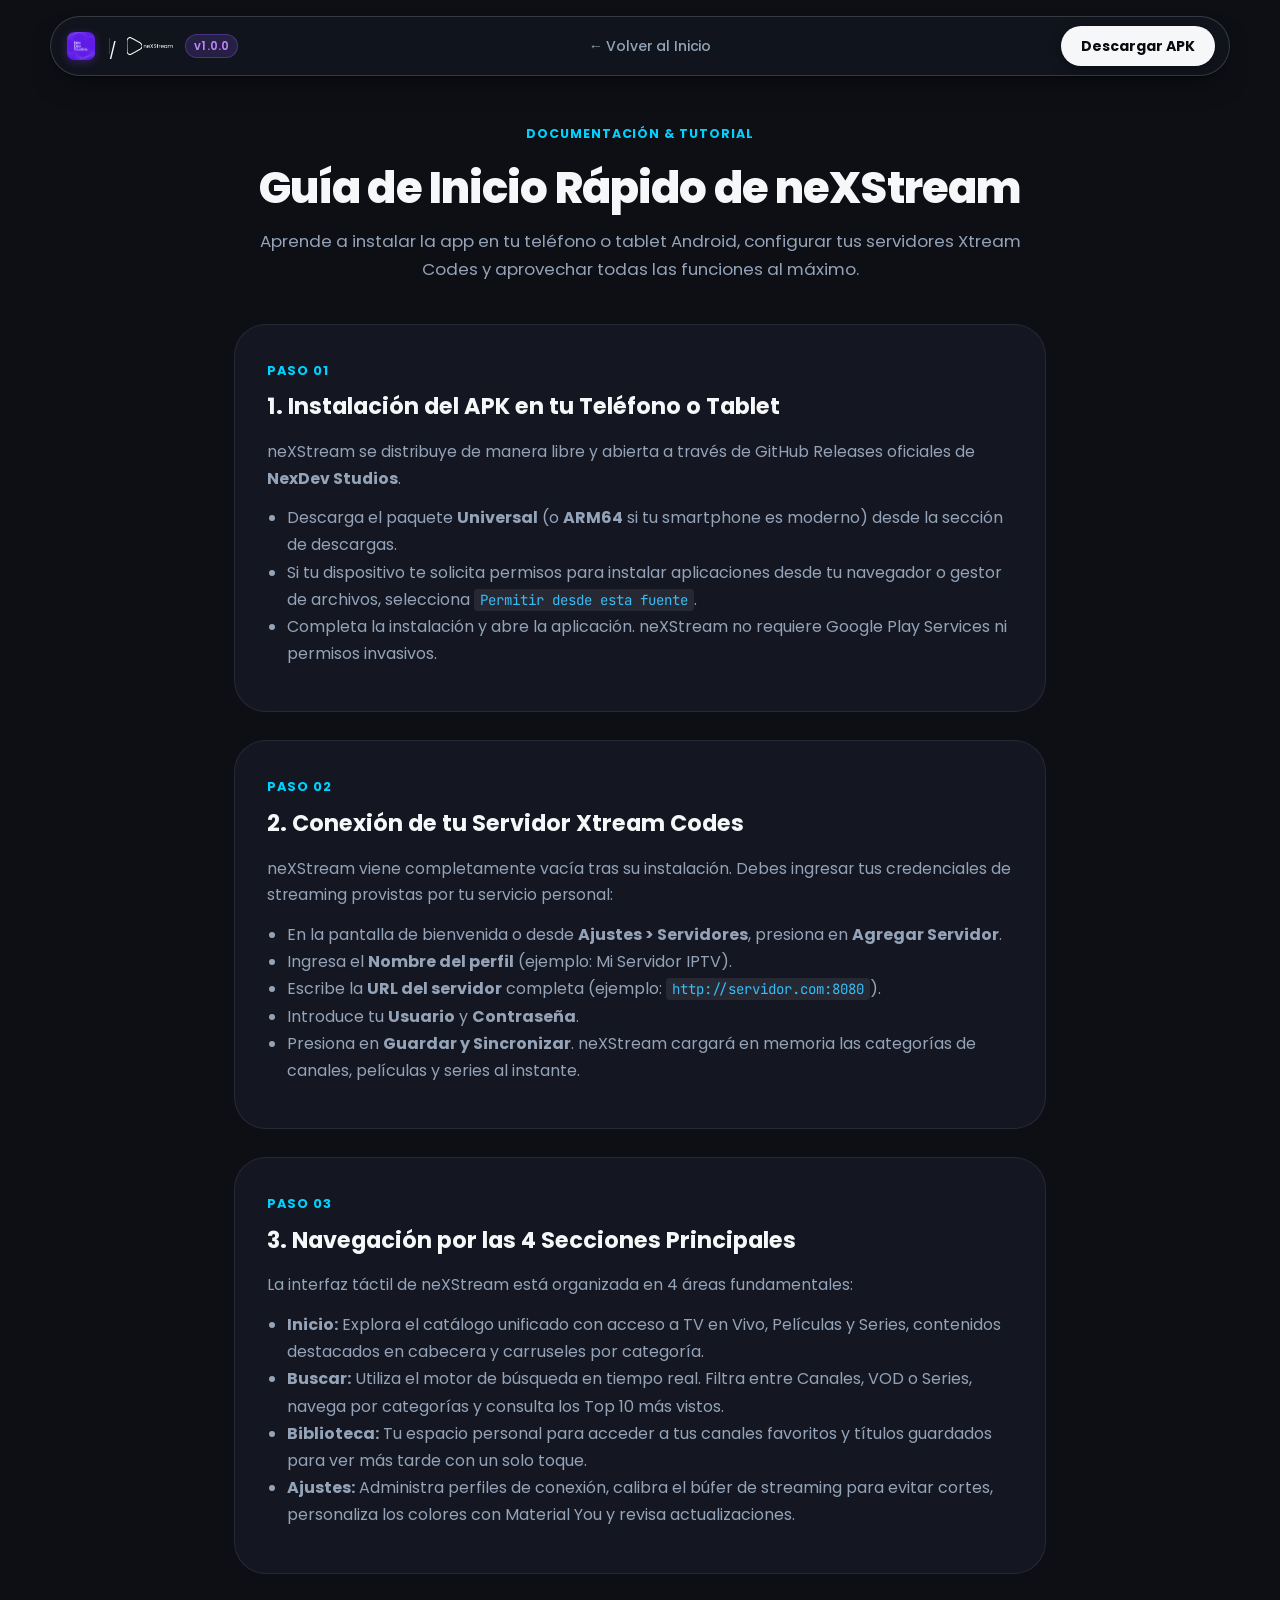
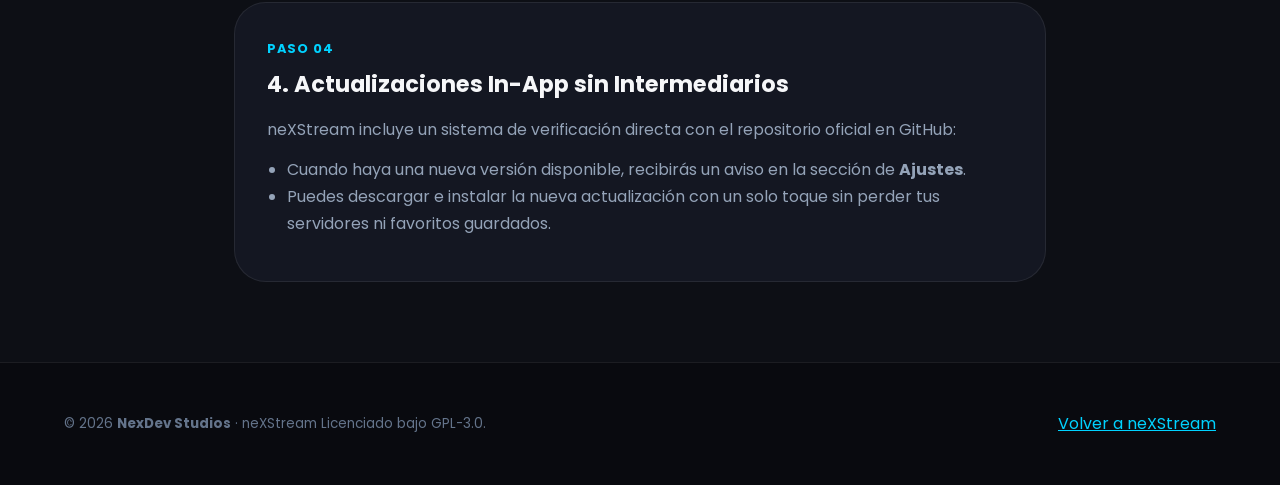
<file: guia.html>
<!doctype html>
<html lang="es" data-theme="dark">
<head>
  <meta charset="utf-8" />
  <meta name="viewport" content="width=device-width, initial-scale=1" />
  <title>Guía de Inicio Rápido · neXStream para Android · NexDev Studios</title>
  <meta name="description" content="Guía paso a paso para instalar neXStream en smartphones y tablets Android, configurar servidores Xtream Codes o listas M3U y gestionar tus favoritos." />
  <meta id="theme-color-meta" name="theme-color" content="#08090d" />
  <link rel="icon" type="image/png" href="assets/logo-square.png" />
  <link rel="canonical" href="https://nexdevstudios.vercel.app/guia.html" />
  
  <link rel="preconnect" href="https://fonts.googleapis.com" />
  <link rel="preconnect" href="https://fonts.gstatic.com" crossorigin />
  <link href="https://fonts.googleapis.com/css2?family=Poppins:wght@300;400;500;600;700;800&family=JetBrains+Mono:wght@400;500&display=swap" rel="stylesheet" />
  
  <link rel="stylesheet" href="css/styles.css" />
  <style>
    .guide-content {
      max-width: 860px;
      margin: 120px auto 80px;
      padding: 0 24px;
    }
    .guide-step {
      background: var(--nv-bg-surface);
      border: 1px solid var(--nv-border);
      border-radius: var(--nv-radius-xl);
      padding: 32px;
      margin-bottom: 28px;
    }
    .guide-step-tag {
      font-size: 0.8rem;
      font-weight: 700;
      color: var(--nv-accent-cyan);
      text-transform: uppercase;
      letter-spacing: 0.08em;
      margin-bottom: 8px;
      display: inline-block;
    }
    .guide-step h3 {
      font-size: 1.4rem;
      font-weight: 700;
      margin-bottom: 14px;
      color: var(--nv-fg);
    }
    .guide-step p {
      font-size: 0.98rem;
      color: var(--nv-fg-muted);
      line-height: 1.7;
      margin-bottom: 12px;
    }
    .guide-step ul {
      margin-left: 20px;
      margin-bottom: 12px;
      color: var(--nv-fg-muted);
      line-height: 1.7;
    }
    .guide-step code {
      font-family: var(--font-family-mono);
      background: rgba(255, 255, 255, 0.08);
      padding: 2px 6px;
      border-radius: 4px;
      font-size: 0.88rem;
      color: #38bdf8;
    }
  </style>
</head>
<body>
  <!-- Header de Cápsula Flotante -->
  <header class="nv-site-header">
    <div class="nv-site-header-shell">
      <div class="nv-brand-combo">
        <a class="nv-studio-brand" href="index.html" aria-label="NexDev Studios">
          <img class="nv-studio-logo" src="assets/nexdevstudios-logo.png" alt="NexDev Studios" width="130" height="32" />
        </a>
        <span class="nv-brand-separator" aria-hidden="true">/</span>
        <a class="nv-app-brand" href="index.html" aria-label="neXStream">
          <img class="nv-app-logo" src="assets/nexstream-logo.png" alt="neXStream" width="110" height="28" />
          <span class="nv-badge">v1.0.0</span>
        </a>
      </div>
      <nav class="nv-desktop-nav">
        <a class="nv-desktop-nav-link" href="index.html">← Volver al Inicio</a>
      </nav>
      <div class="nv-desktop-actions">
        <a class="nv-login-button" href="index.html#descargar">Descargar APK</a>
      </div>

      <!-- Mobile Menu Trigger -->
      <button class="nv-mobile-menu-button" id="mobile-toggle" aria-label="Abrir menú" aria-expanded="false">
        <svg viewBox="0 0 24 24" width="22" height="22" fill="none" stroke="currentColor" stroke-width="2" stroke-linecap="round" aria-hidden="true">
          <line x1="3" y1="12" x2="21" y2="12"></line>
          <line x1="3" y1="6" x2="21" y2="6"></line>
          <line x1="3" y1="18" x2="21" y2="18"></line>
        </svg>
      </button>

      <!-- Menú desplegable en móvil -->
      <div class="nv-mobile-menu" id="mobile-menu" hidden>
        <div class="nv-mobile-nav">
          <a class="nv-mobile-nav-link" href="index.html">Inicio</a>
          <a class="nv-mobile-nav-link" href="index.html#descargar">Descargas APK</a>
          <a class="nv-mobile-nav-link" href="index.html#experiencia">Experiencia</a>
          <a class="nv-mobile-nav-link" href="guia.html">Guía de Inicio</a>
          <a class="nv-mobile-nav-link" href="legal.html">Legal & Privacidad</a>
          <a class="nv-mobile-nav-link" href="https://github.com/NexDevStudios-repo/neXStream" target="_blank" rel="noopener noreferrer">GitHub Oficial</a>
        </div>
      </div>
    </div>
  </header>

  <main class="guide-content">
    <div style="margin-bottom: 40px; text-align: center;">
      <span class="nv-panel-tag">Documentación & Tutorial</span>
      <h1 class="nv-h2" style="margin-top: 8px;">Guía de Inicio Rápido de neXStream</h1>
      <p class="nv-body">Aprende a instalar la app en tu teléfono o tablet Android, configurar tus servidores Xtream Codes y aprovechar todas las funciones al máximo.</p>
    </div>

    <!-- Paso 1 -->
    <div class="guide-step">
      <span class="guide-step-tag">Paso 01</span>
      <h3>1. Instalación del APK en tu Teléfono o Tablet</h3>
      <p>neXStream se distribuye de manera libre y abierta a través de GitHub Releases oficiales de <strong>NexDev Studios</strong>.</p>
      <ul>
        <li>Descarga el paquete <strong>Universal</strong> (o <strong>ARM64</strong> si tu smartphone es moderno) desde la sección de descargas.</li>
        <li>Si tu dispositivo te solicita permisos para instalar aplicaciones desde tu navegador o gestor de archivos, selecciona <code>Permitir desde esta fuente</code>.</li>
        <li>Completa la instalación y abre la aplicación. neXStream no requiere Google Play Services ni permisos invasivos.</li>
      </ul>
    </div>

    <!-- Paso 2 -->
    <div class="guide-step">
      <span class="guide-step-tag">Paso 02</span>
      <h3>2. Conexión de tu Servidor Xtream Codes</h3>
      <p>neXStream viene completamente vacía tras su instalación. Debes ingresar tus credenciales de streaming provistas por tu servicio personal:</p>
      <ul>
        <li>En la pantalla de bienvenida o desde <strong>Ajustes &gt; Servidores</strong>, presiona en <strong>Agregar Servidor</strong>.</li>
        <li>Ingresa el <strong>Nombre del perfil</strong> (ejemplo: Mi Servidor IPTV).</li>
        <li>Escribe la <strong>URL del servidor</strong> completa (ejemplo: <code>http://servidor.com:8080</code>).</li>
        <li>Introduce tu <strong>Usuario</strong> y <strong>Contraseña</strong>.</li>
        <li>Presiona en <strong>Guardar y Sincronizar</strong>. neXStream cargará en memoria las categorías de canales, películas y series al instante.</li>
      </ul>
    </div>

    <!-- Paso 3 -->
    <div class="guide-step">
      <span class="guide-step-tag">Paso 03</span>
      <h3>3. Navegación por las 4 Secciones Principales</h3>
      <p>La interfaz táctil de neXStream está organizada en 4 áreas fundamentales:</p>
      <ul>
        <li><strong>Inicio:</strong> Explora el catálogo unificado con acceso a TV en Vivo, Películas y Series, contenidos destacados en cabecera y carruseles por categoría.</li>
        <li><strong>Buscar:</strong> Utiliza el motor de búsqueda en tiempo real. Filtra entre Canales, VOD o Series, navega por categorías y consulta los Top 10 más vistos.</li>
        <li><strong>Biblioteca:</strong> Tu espacio personal para acceder a tus canales favoritos y títulos guardados para ver más tarde con un solo toque.</li>
        <li><strong>Ajustes:</strong> Administra perfiles de conexión, calibra el búfer de streaming para evitar cortes, personaliza los colores con Material You y revisa actualizaciones.</li>
      </ul>
    </div>

    <!-- Paso 4 -->
    <div class="guide-step">
      <span class="guide-step-tag">Paso 04</span>
      <h3>4. Actualizaciones In-App sin Intermediarios</h3>
      <p>neXStream incluye un sistema de verificación directa con el repositorio oficial en GitHub:</p>
      <ul>
        <li>Cuando haya una nueva versión disponible, recibirás un aviso en la sección de <strong>Ajustes</strong>.</li>
        <li>Puedes descargar e instalar la nueva actualización con un solo toque sin perder tus servidores ni favoritos guardados.</li>
      </ul>
    </div>
  </main>

  <footer class="nv-footer">
    <div class="nv-wrap">
      <div class="nv-footer-inner">
        <p class="nv-footer-copy">© 2026 <strong>NexDev Studios</strong> · neXStream Licenciado bajo GPL-3.0.</p>
        <a class="nv-link" href="index.html">Volver a neXStream</a>
      </div>
    </div>
  </footer>

  <script src="js/main.js"></script>
</body>
</html>
</file>
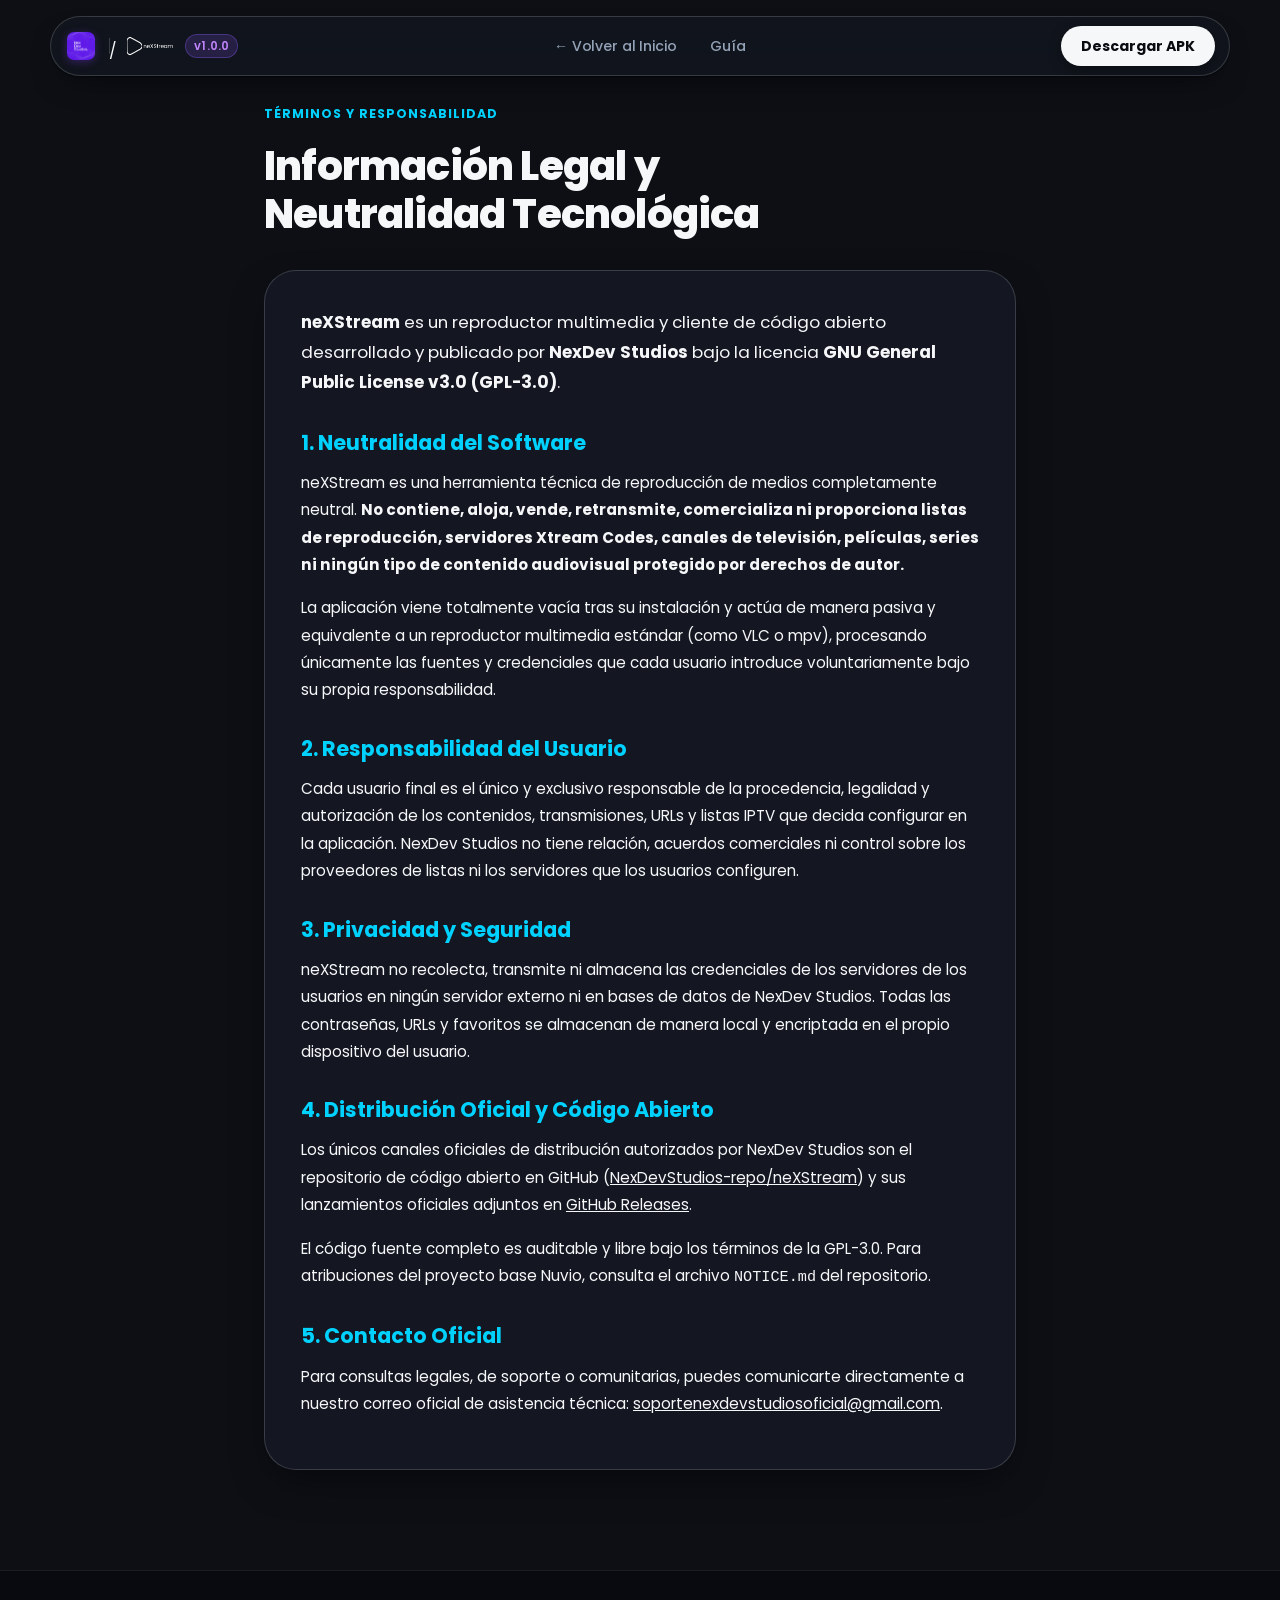
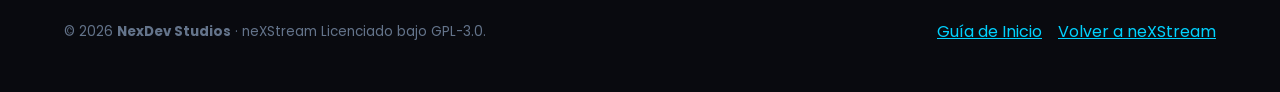
<file: legal.html>
<!doctype html>
<html lang="es" data-theme="dark">
<head>
  <meta charset="utf-8" />
  <meta name="viewport" content="width=device-width, initial-scale=1" />
  <title>Información Legal y Términos · neXStream · NexDev Studios</title>
  <meta name="description" content="Información legal, aviso de neutralidad y términos de uso de neXStream desarrollado por NexDev Studios." />
  <meta id="theme-color-meta" name="theme-color" content="#090b10" />
  <link rel="icon" type="image/png" href="assets/logo-square.png" />
  <link rel="canonical" href="https://nexdevstudios.vercel.app/legal.html" />
  
  <link rel="preconnect" href="https://fonts.googleapis.com" />
  <link href="https://fonts.googleapis.com/css2?family=Poppins:wght@300;400;500;600;700;800;900&family=JetBrains+Mono:wght@400;500&display=swap" rel="stylesheet" />
  
  <link rel="stylesheet" href="css/styles.css" />
  <style>
    .legal-content {
      max-width: 800px;
      margin: 60px auto 100px;
      padding: 0 24px;
    }
    .legal-content h1 {
      font-family: var(--font-display);
      font-size: 2.5rem;
      margin-bottom: 24px;
    }
    .legal-content h2 {
      font-family: var(--font-display);
      font-size: 1.4rem;
      margin-top: 36px;
      margin-bottom: 12px;
      color: var(--accent-cyan);
    }
    .legal-content p {
      color: var(--ink-secondary);
      line-height: 1.8;
      margin-bottom: 16px;
    }
    .legal-content a {
      color: var(--accent-violet);
      text-decoration: underline;
    }
    .legal-box {
      background: var(--bg-card);
      border: 1px solid var(--border);
      border-radius: var(--radius-lg);
      padding: 32px;
      margin-top: 24px;
    }
  </style>
</head>
<body>
  <header class="nv-site-header">
    <div class="nv-site-header-shell">
      <div class="nv-brand-combo">
        <a class="nv-studio-brand" href="index.html" aria-label="NexDev Studios">
          <img class="nv-studio-logo" src="assets/nexdevstudios-logo.png" alt="NexDev Studios" width="130" height="32" />
        </a>
        <span class="nv-brand-separator" aria-hidden="true">/</span>
        <a class="nv-app-brand" href="index.html" aria-label="neXStream">
          <img class="nv-app-logo" src="assets/nexstream-logo.png" alt="neXStream" width="110" height="28" />
          <span class="nv-badge">v1.0.0</span>
        </a>
      </div>
      <nav class="nv-desktop-nav">
        <a class="nv-desktop-nav-link" href="index.html">← Volver al Inicio</a>
        <a class="nv-desktop-nav-link" href="guia.html">Guía</a>
      </nav>
      <div class="nv-desktop-actions">
        <a class="nv-login-button" href="index.html#descargar">Descargar APK</a>
      </div>

      <!-- Mobile Menu Trigger -->
      <button class="nv-mobile-menu-button" id="mobile-toggle" aria-label="Abrir menú" aria-expanded="false">
        <svg viewBox="0 0 24 24" width="22" height="22" fill="none" stroke="currentColor" stroke-width="2" stroke-linecap="round" aria-hidden="true">
          <line x1="3" y1="12" x2="21" y2="12"></line>
          <line x1="3" y1="6" x2="21" y2="6"></line>
          <line x1="3" y1="18" x2="21" y2="18"></line>
        </svg>
      </button>

      <!-- Menú desplegable en móvil -->
      <div class="nv-mobile-menu" id="mobile-menu" hidden>
        <div class="nv-mobile-nav">
          <a class="nv-mobile-nav-link" href="index.html">Inicio</a>
          <a class="nv-mobile-nav-link" href="index.html#descargar">Descargas APK</a>
          <a class="nv-mobile-nav-link" href="index.html#experiencia">Experiencia</a>
          <a class="nv-mobile-nav-link" href="guia.html">Guía de Inicio</a>
          <a class="nv-mobile-nav-link" href="legal.html">Legal & Privacidad</a>
          <a class="nv-mobile-nav-link" href="https://github.com/NexDevStudios-repo/neXStream" target="_blank" rel="noopener noreferrer">GitHub Oficial</a>
        </div>
      </div>
    </div>
  </header>

  <main class="legal-content">
    <div style="margin-top: 100px;">
      <span class="nv-panel-tag">Términos y Responsabilidad</span>
      <h1 class="nv-h2" style="margin-top: 8px;">Información Legal y Neutralidad Tecnológica</h1>
      
      <div class="nv-screen-switcher" style="margin-top: 32px;">
        <p class="nv-body" style="margin-bottom: 20px;"><strong>neXStream</strong> es un reproductor multimedia y cliente de código abierto desarrollado y publicado por <strong>NexDev Studios</strong> bajo la licencia <strong>GNU General Public License v3.0 (GPL-3.0)</strong>.</p>

        <h3 style="font-size: 1.3rem; margin: 28px 0 10px; color: var(--nv-accent-cyan);">1. Neutralidad del Software</h3>
        <p class="nv-body" style="font-size: 0.95rem; margin-bottom: 16px;">neXStream es una herramienta técnica de reproducción de medios completamente neutral. <strong>No contiene, aloja, vende, retransmite, comercializa ni proporciona listas de reproducción, servidores Xtream Codes, canales de televisión, películas, series ni ningún tipo de contenido audiovisual protegido por derechos de autor.</strong></p>
        <p class="nv-body" style="font-size: 0.95rem; margin-bottom: 16px;">La aplicación viene totalmente vacía tras su instalación y actúa de manera pasiva y equivalente a un reproductor multimedia estándar (como VLC o mpv), procesando únicamente las fuentes y credenciales que cada usuario introduce voluntariamente bajo su propia responsabilidad.</p>

        <h3 style="font-size: 1.3rem; margin: 28px 0 10px; color: var(--nv-accent-cyan);">2. Responsabilidad del Usuario</h3>
        <p class="nv-body" style="font-size: 0.95rem; margin-bottom: 16px;">Cada usuario final es el único y exclusivo responsable de la procedencia, legalidad y autorización de los contenidos, transmisiones, URLs y listas IPTV que decida configurar en la aplicación. NexDev Studios no tiene relación, acuerdos comerciales ni control sobre los proveedores de listas ni los servidores que los usuarios configuren.</p>

        <h3 style="font-size: 1.3rem; margin: 28px 0 10px; color: var(--nv-accent-cyan);">3. Privacidad y Seguridad</h3>
        <p class="nv-body" style="font-size: 0.95rem; margin-bottom: 16px;">neXStream no recolecta, transmite ni almacena las credenciales de los servidores de los usuarios en ningún servidor externo ni en bases de datos de NexDev Studios. Todas las contraseñas, URLs y favoritos se almacenan de manera local y encriptada en el propio dispositivo del usuario.</p>

        <h3 style="font-size: 1.3rem; margin: 28px 0 10px; color: var(--nv-accent-cyan);">4. Distribución Oficial y Código Abierto</h3>
        <p class="nv-body" style="font-size: 0.95rem; margin-bottom: 16px;">Los únicos canales oficiales de distribución autorizados por NexDev Studios son el repositorio de código abierto en GitHub (<a class="nv-link" href="https://github.com/NexDevStudios-repo/neXStream" target="_blank" rel="noopener">NexDevStudios-repo/neXStream</a>) y sus lanzamientos oficiales adjuntos en <a class="nv-link" href="https://github.com/NexDevStudios-repo/neXStream/releases" target="_blank" rel="noopener">GitHub Releases</a>.</p>
        <p class="nv-body" style="font-size: 0.95rem; margin-bottom: 16px;">El código fuente completo es auditable y libre bajo los términos de la GPL-3.0. Para atribuciones del proyecto base Nuvio, consulta el archivo <code>NOTICE.md</code> del repositorio.</p>

        <h3 style="font-size: 1.3rem; margin: 28px 0 10px; color: var(--nv-accent-cyan);">5. Contacto Oficial</h3>
        <p class="nv-body" style="font-size: 0.95rem;">Para consultas legales, de soporte o comunitarias, puedes comunicarte directamente a nuestro correo oficial de asistencia técnica: <a class="nv-link" href="mailto:soportenexdevstudiosoficial@gmail.com">soportenexdevstudiosoficial@gmail.com</a>.</p>
      </div>
    </div>
  </main>

  <footer class="nv-footer" style="margin-top: 60px;">
    <div class="nv-wrap">
      <div class="nv-footer-inner">
        <p class="nv-footer-copy">© 2026 <strong>NexDev Studios</strong> · neXStream Licenciado bajo GPL-3.0.</p>
        <div style="display: flex; gap: 16px;">
          <a class="nv-link" href="guia.html">Guía de Inicio</a>
          <a class="nv-link" href="index.html">Volver a neXStream</a>
        </div>
      </div>
    </div>
  </footer>

  <script src="js/main.js"></script>
</body>
</html>
</file>
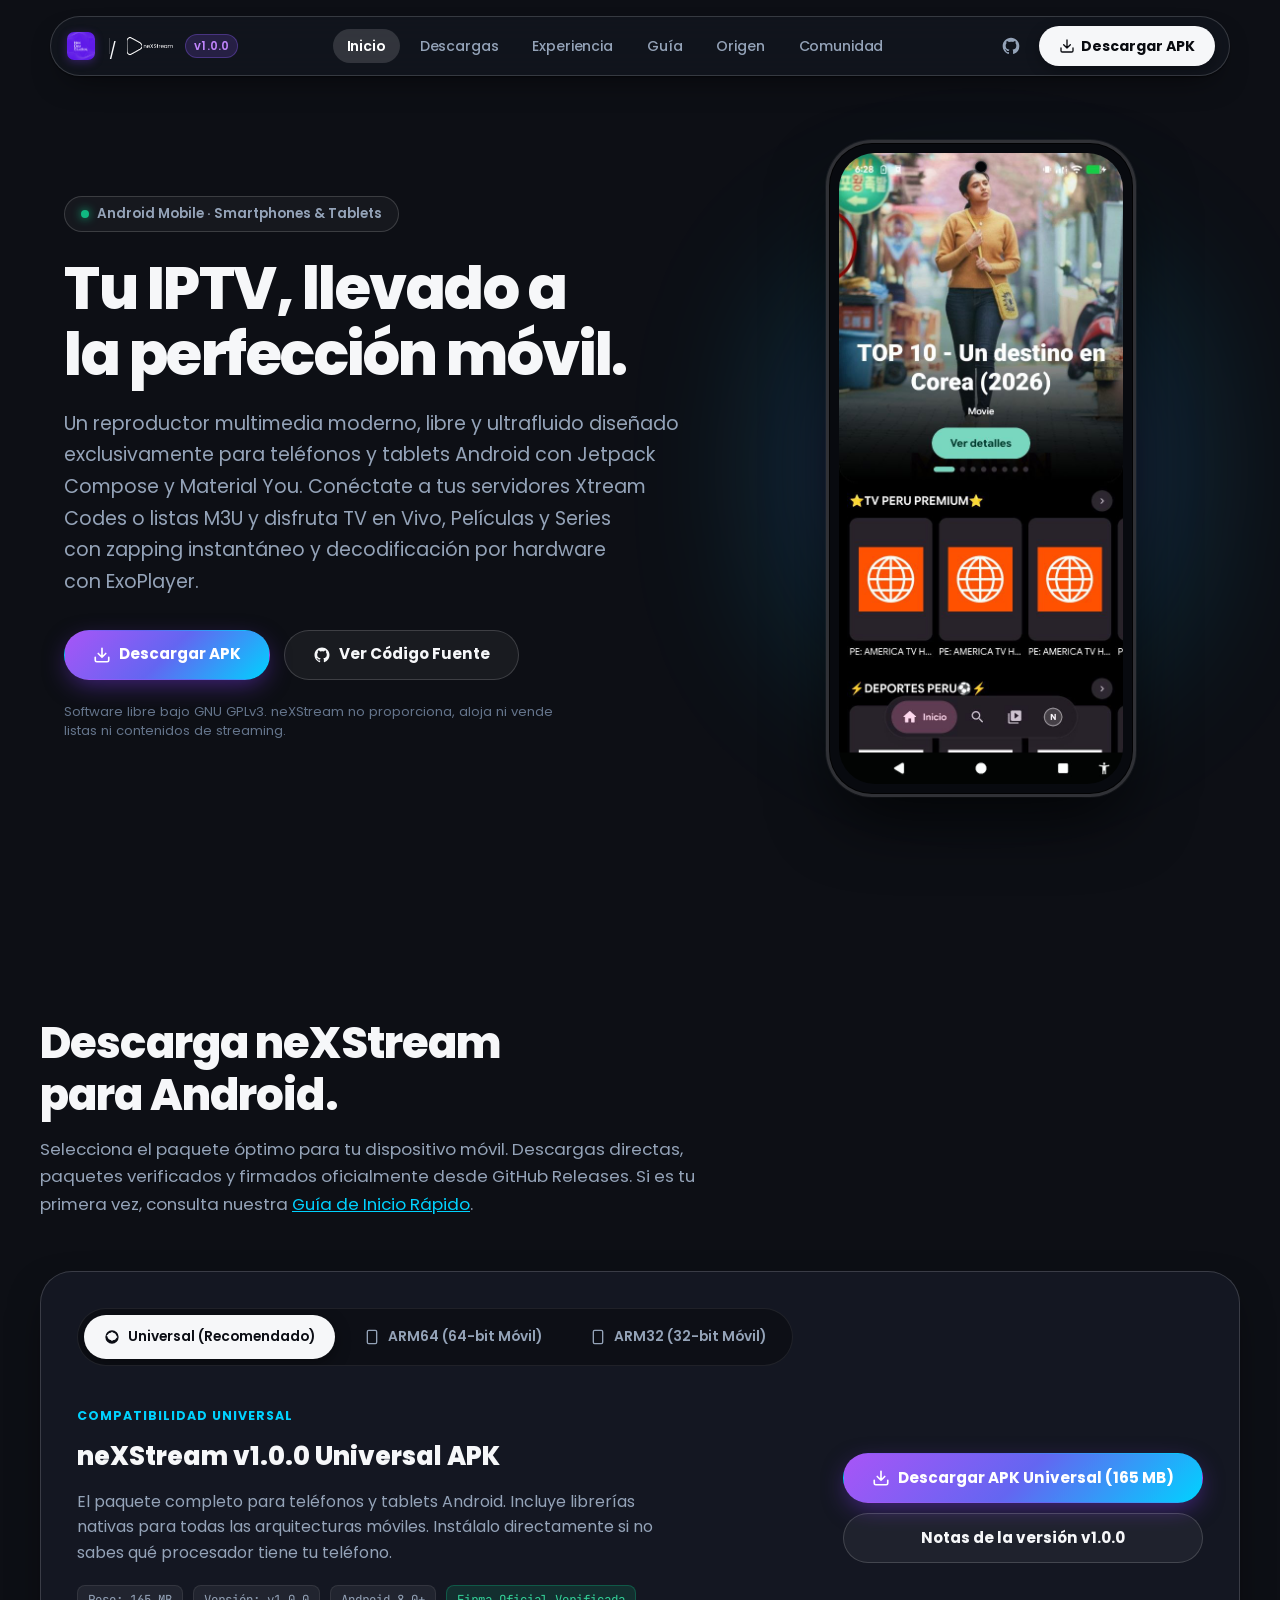
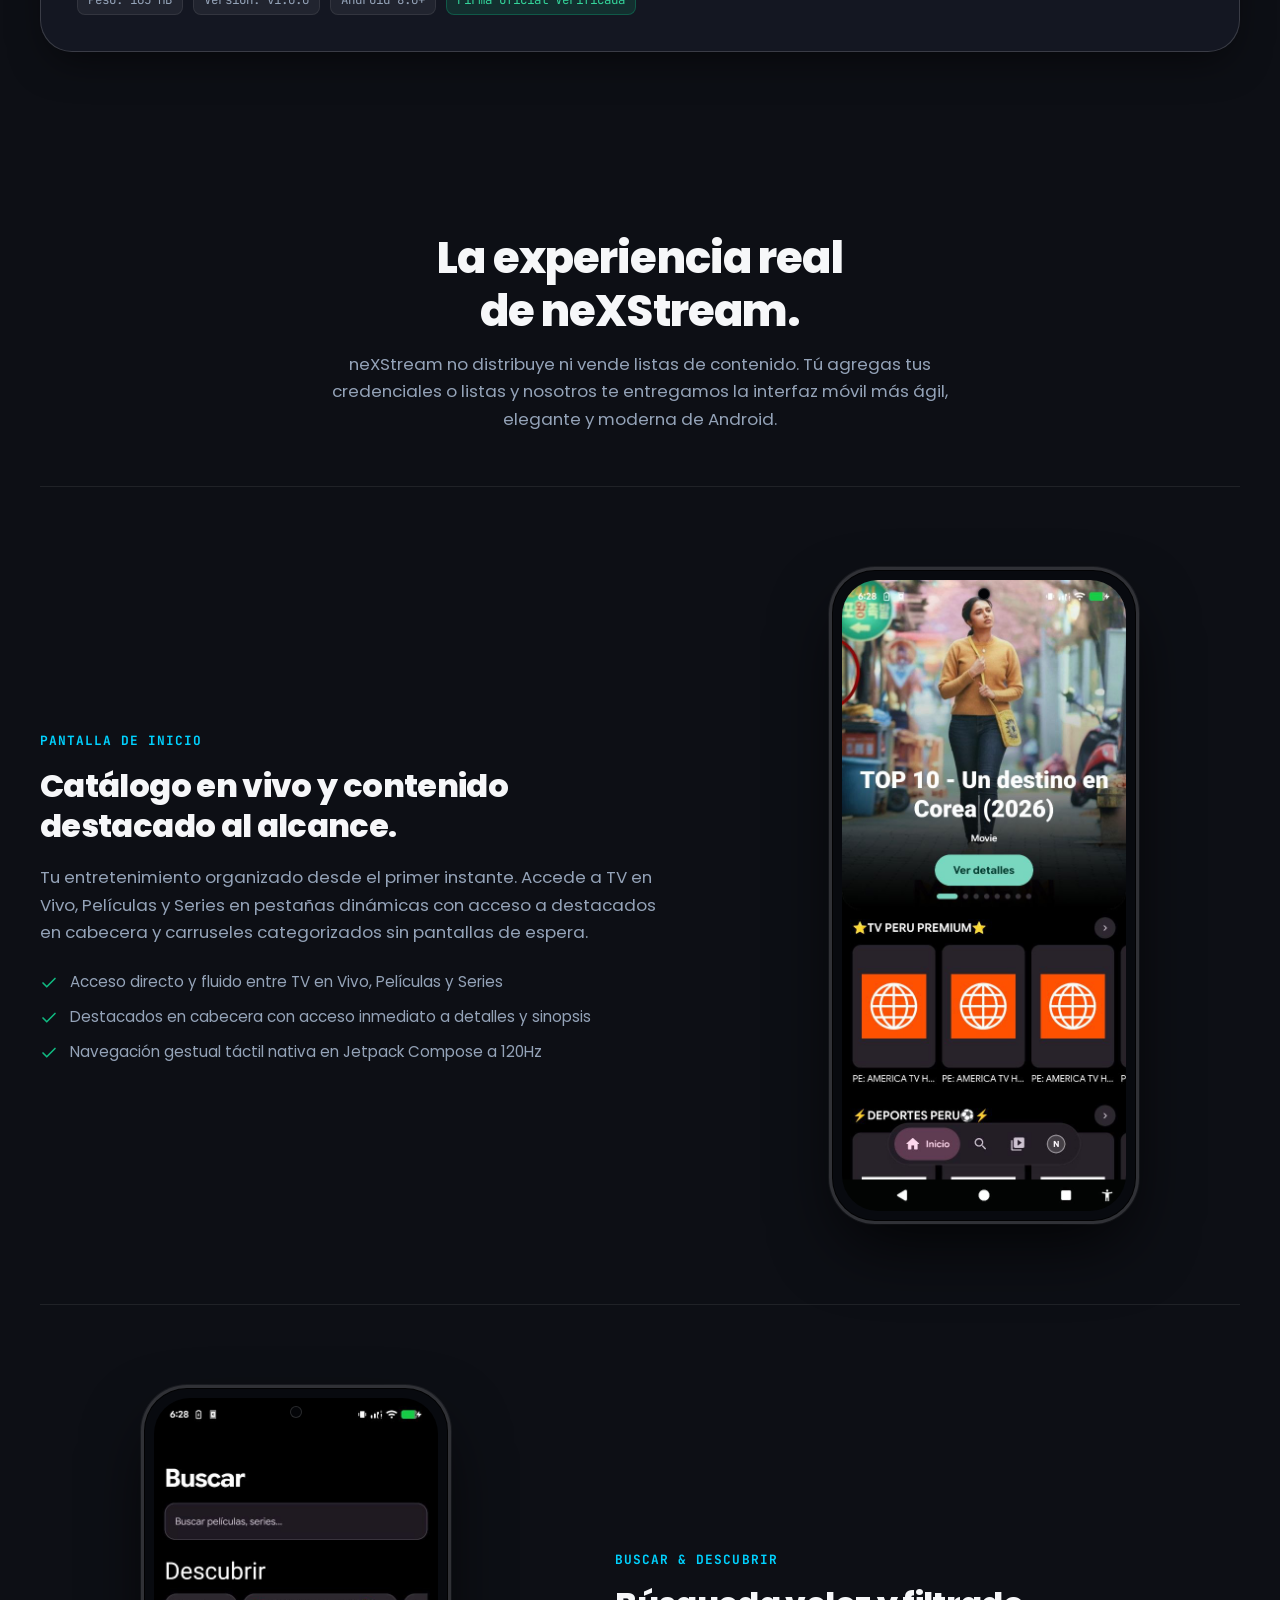
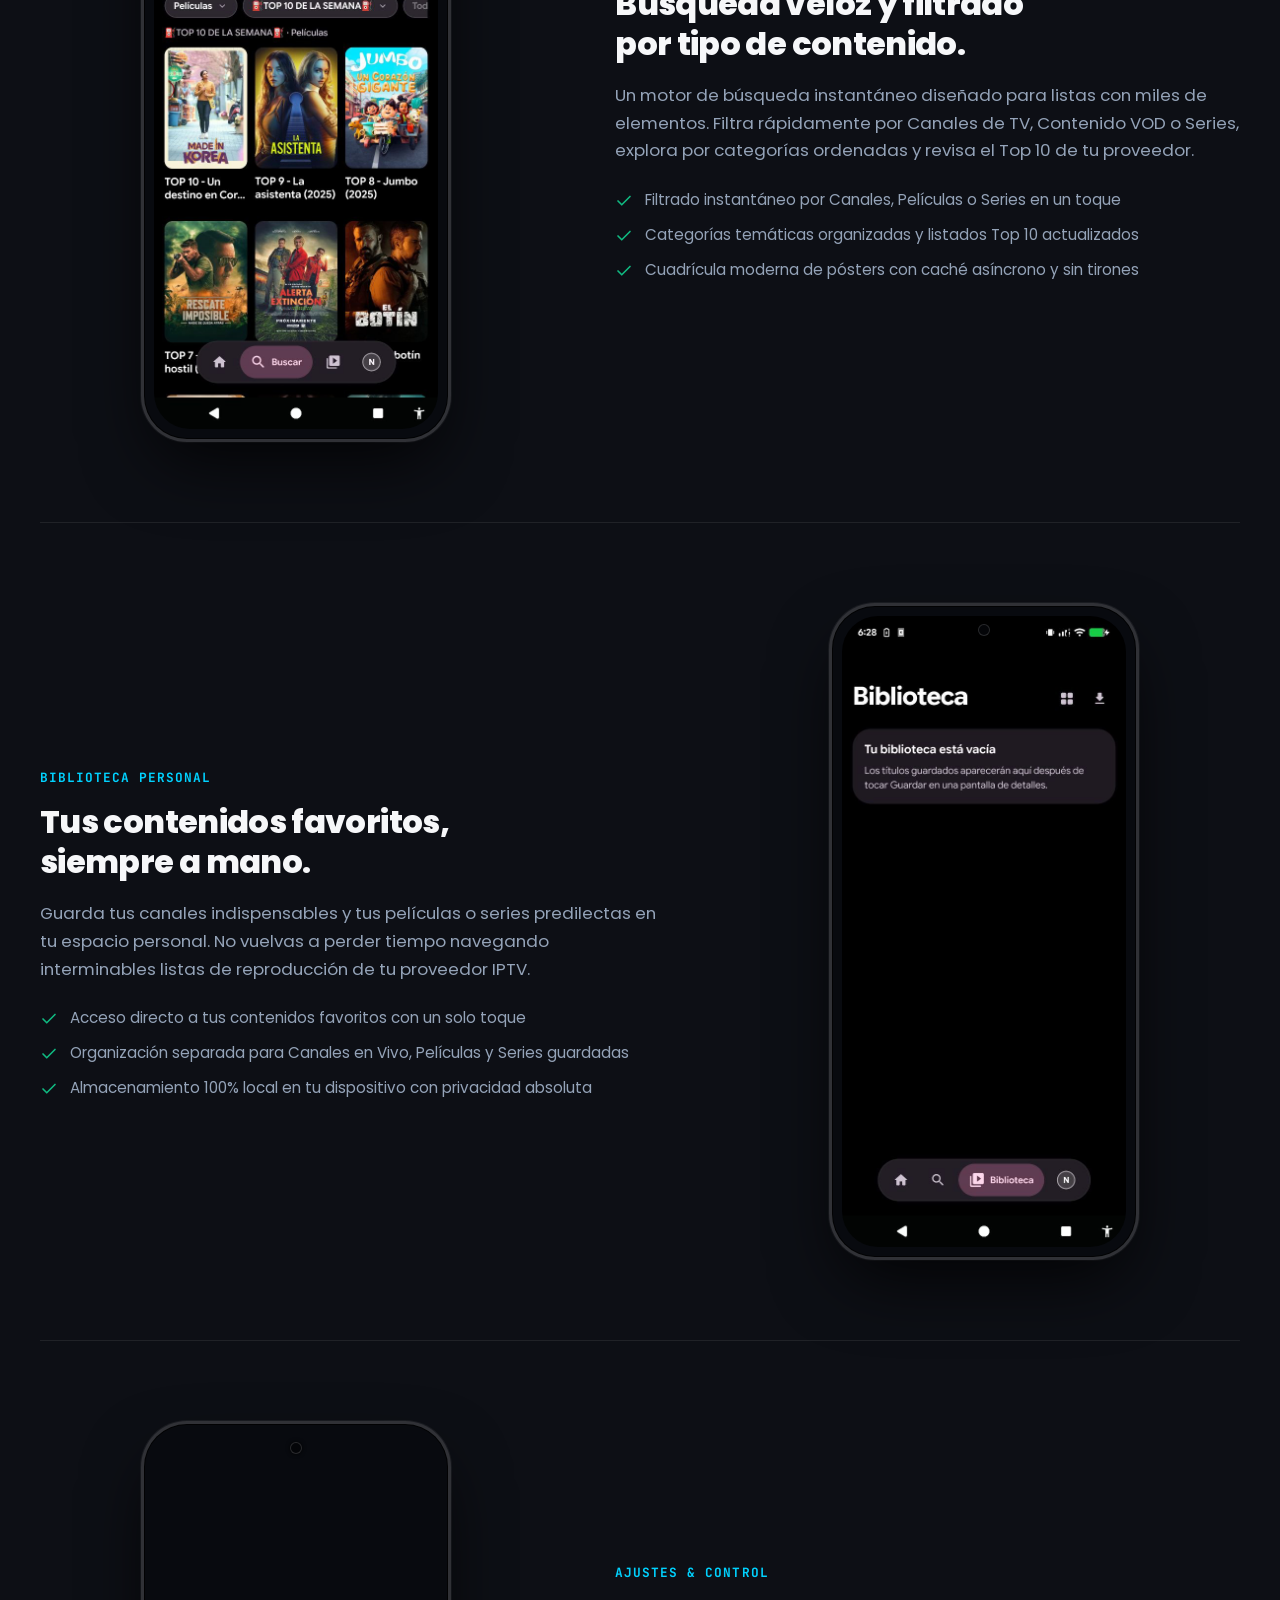
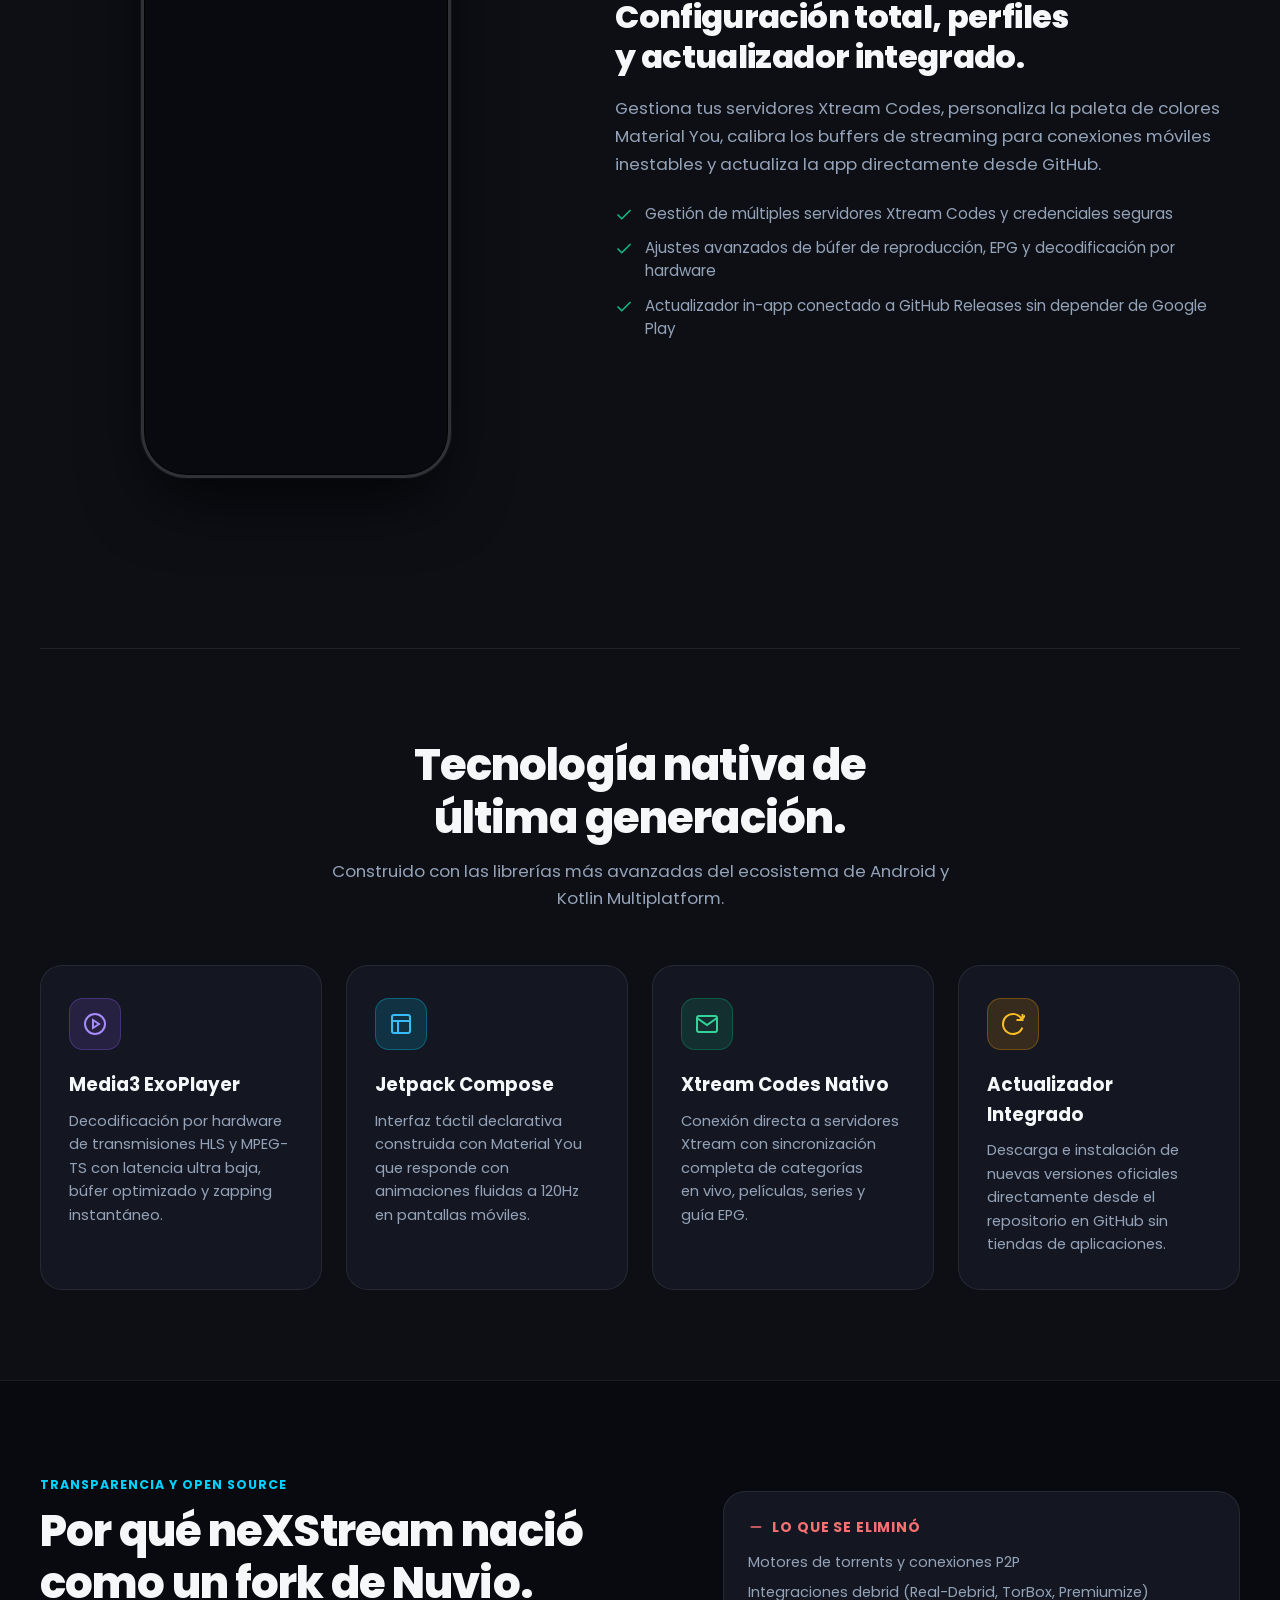
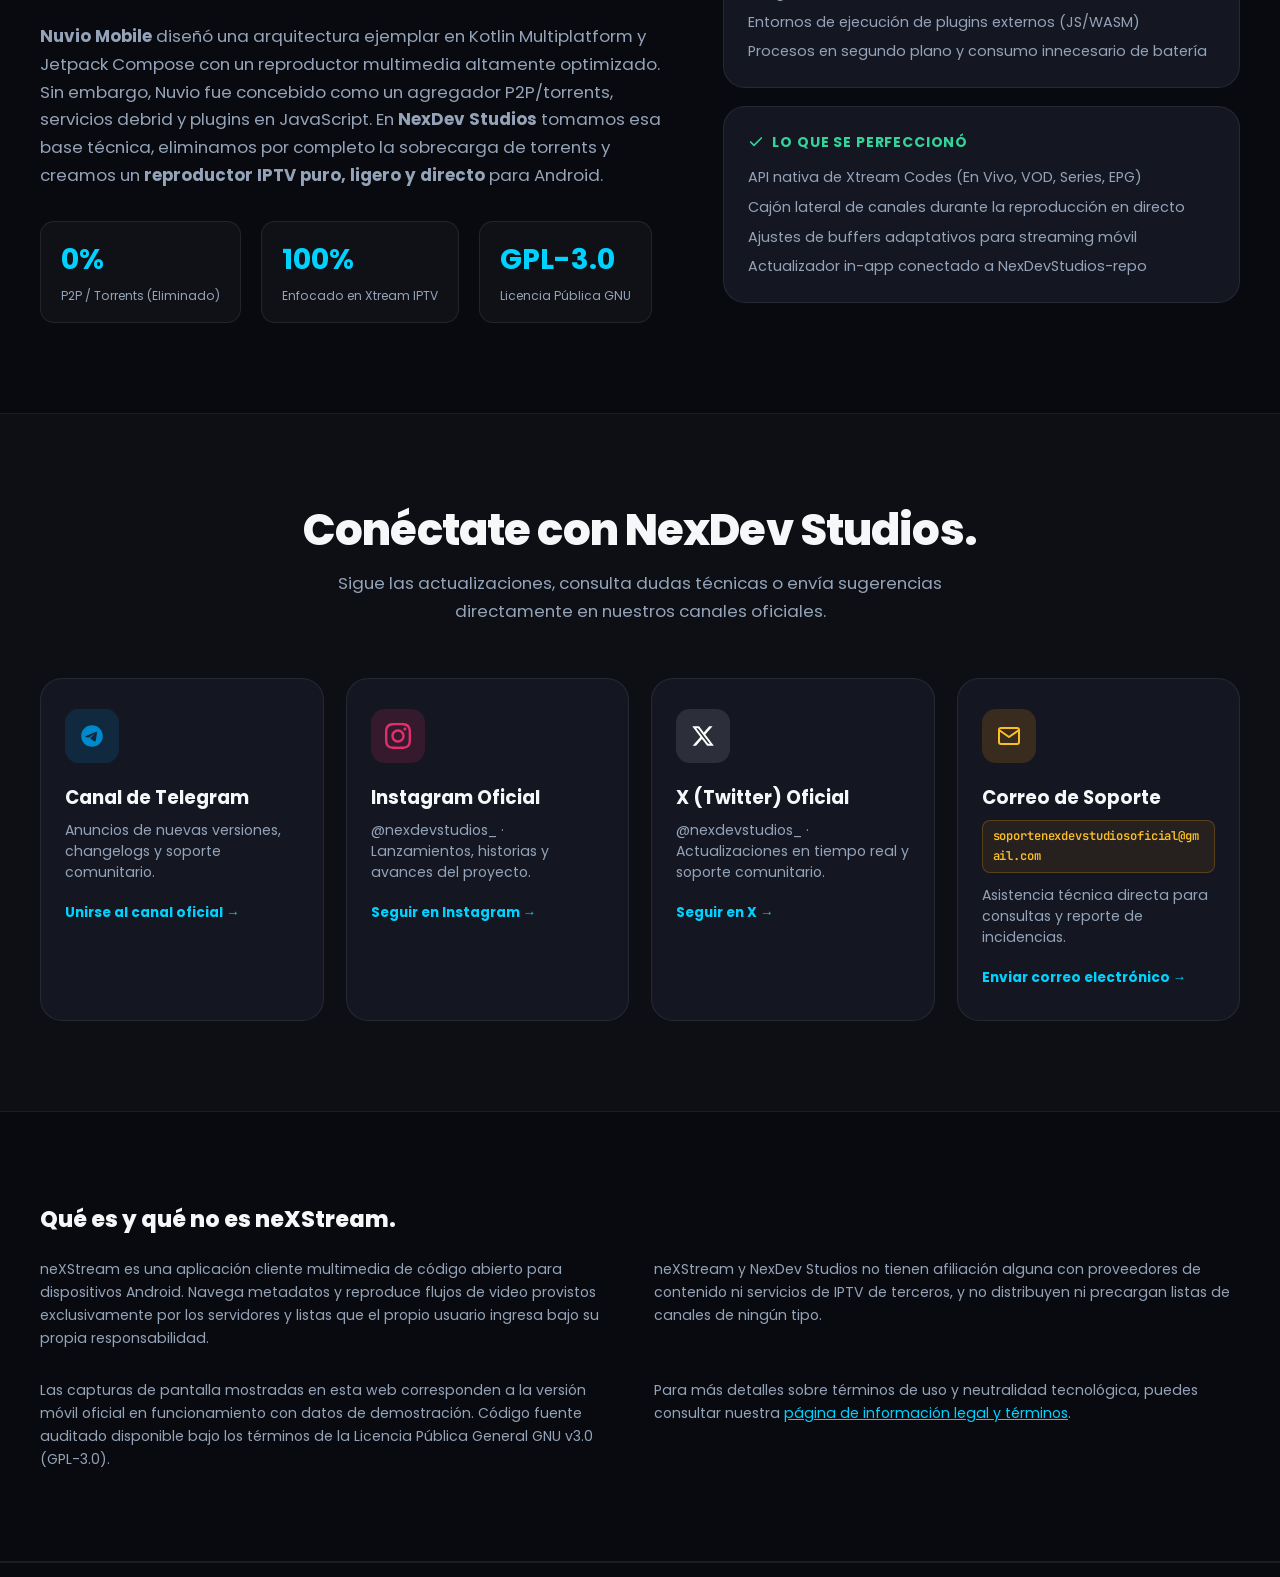
<file: magplayer.html>
<!doctype html>
<html lang="es">
<head>
  <meta charset="utf-8" />
  <meta http-equiv="refresh" content="0; url=index.html" />
  <link rel="canonical" href="index.html" />
  <title>Redireccionando a neXStream · NexDev Studios</title>
</head>
<body style="background: #08090d; color: #fff; font-family: sans-serif; display: flex; align-items: center; justify-content: center; min-height: 100vh; margin: 0;">
  <p>Redireccionando a <a href="index.html" style="color: #00d2ff;">neXStream Oficial</a>...</p>
</body>
</html>
</file>
<file: css/styles.css>
/* ─────────────────────────────────────────────────────────────────────────────
   neXStream Web Design System (Inspired by nuvio.tv & modern dark UI principles)
   Typography: Poppins · Engine: Pure Vanilla CSS
   nexDev Studios © 2026
───────────────────────────────────────────────────────────────────────────── */

:root {
  color-scheme: dark;

  /* Color Palette */
  --nv-bg: #0d0f15;
  --nv-bg-surface: #141722;
  --nv-bg-card: rgba(22, 26, 38, 0.75);
  --nv-bg-card-hover: rgba(30, 36, 54, 0.9);
  --nv-band-bg: #090a0f;

  --nv-fg: #f6f7f9;
  --nv-fg-muted: #94a3b8;
  --nv-fg-subtle: #64748b;

  --nv-border: rgba(255, 255, 255, 0.08);
  --nv-border-strong: rgba(255, 255, 255, 0.16);
  --nv-border-active: rgba(0, 210, 255, 0.6);

  /* Accents */
  --nv-accent-cyan: #00d2ff;
  --nv-accent-violet: #8b5cf6;
  --nv-accent-indigo: #6366f1;
  --nv-accent-emerald: #10b981;
  --nv-accent-amber: #f59e0b;
  --nv-accent-rose: #f43f5e;

  /* Gradients */
  --nv-gradient-brand: linear-gradient(135deg, #a855f7 0%, #6366f1 50%, #00d2ff 100%);
  --nv-gradient-cyan: linear-gradient(135deg, #00d2ff 0%, #3b82f6 100%);
  --nv-gradient-card: linear-gradient(180deg, rgba(255, 255, 255, 0.05) 0%, rgba(255, 255, 255, 0.01) 100%);

  /* Typography (Obligatorio: Poppins) */
  --font-family-sans: 'Poppins', -apple-system, BlinkMacSystemFont, 'Segoe UI', Roboto, sans-serif;
  --font-family-mono: 'JetBrains Mono', monospace;

  /* Layout & Radii */
  --nv-max-width: 1200px;
  --nv-radius-sm: 8px;
  --nv-radius-md: 14px;
  --nv-radius-lg: 22px;
  --nv-radius-xl: 32px;
  --nv-radius-full: 9999px;

  /* Shadows */
  --nv-shadow-header: 0 1px 2px rgba(0, 0, 0, 0.5), 0 14px 32px -16px rgba(0, 0, 0, 0.7);
  --nv-shadow-card: 0 16px 40px -12px rgba(0, 0, 0, 0.6);
  --nv-shadow-glow: 0 20px 60px -15px rgba(124, 58, 237, 0.35);
}

/* ── Reset & Baseline ── */
*, *::before, *::after {
  box-sizing: border-box;
  margin: 0;
  padding: 0;
}

html {
  scroll-behavior: smooth;
  background-color: var(--nv-bg);
  color: var(--nv-fg);
  font-family: var(--font-family-sans);
  -webkit-font-smoothing: antialiased;
  -moz-osx-font-smoothing: grayscale;
}

body {
  min-height: 100vh;
  overflow-x: hidden;
  background: var(--nv-bg);
  line-height: 1.6;
  font-family: var(--font-family-sans);
}

/* Accessible focus ring */
a:focus-visible,
button:focus-visible {
  outline: 2px solid var(--nv-accent-cyan);
  outline-offset: 3px;
  border-radius: var(--nv-radius-sm);
}

/* Typographic balance */
h1, h2, h3, h4, .nv-display, .nv-h2, .nv-h3 {
  text-wrap: balance;
  font-family: var(--font-family-sans);
}

p, .nv-lede, .nv-body {
  text-wrap: pretty;
  font-family: var(--font-family-sans);
}

/* Accessibility skip link */
.skip-link {
  position: absolute;
  top: -60px;
  left: 20px;
  background: var(--nv-accent-cyan);
  color: #000;
  padding: 8px 16px;
  border-radius: var(--nv-radius-sm);
  font-weight: 700;
  font-size: 0.88rem;
  z-index: 9999;
  text-decoration: none;
  transition: top 0.2s ease;
}

.skip-link:focus {
  top: 16px;
}

.nv-wrap {
  width: 100%;
  max-width: var(--nv-max-width);
  margin: 0 auto;
  padding: 0 24px;
}

/* ── Floating Capsule Header (Nuvio-style) ── */
.nv-site-header {
  position: fixed;
  top: 0;
  left: 0;
  right: 0;
  z-index: 100;
  padding: 1rem clamp(0.75rem, 2vw, 2rem);
  pointer-events: none;
}

.nv-site-header-shell {
  position: relative;
  display: flex;
  align-items: center;
  justify-content: space-between;
  max-width: 1180px;
  width: min(calc(100% - 32px), 1180px);
  min-height: 3.75rem;
  margin: 0 auto;
  padding: 0.375rem 0.85rem 0.375rem 1rem;
  color: var(--nv-fg);
  background: rgba(18, 21, 30, 0.92);
  border: 1px solid var(--nv-border-strong);
  border-radius: var(--nv-radius-full);
  box-shadow: var(--nv-shadow-header);
  backdrop-filter: blur(20px);
  -webkit-backdrop-filter: blur(20px);
  pointer-events: auto;
}

.nv-brand-combo {
  display: flex;
  align-items: center;
  gap: 12px;
  margin-right: 32px;
  flex-shrink: 0;
}

.nv-studio-brand,
.nv-app-brand {
  display: inline-flex;
  align-items: center;
  text-decoration: none;
  transition: opacity 0.2s ease;
}

.nv-studio-brand:hover,
.nv-app-brand:hover {
  opacity: 0.85;
}

.nv-studio-logo {
  height: 28px;
  width: 28px;
  border-radius: 7px;
  object-fit: cover;
  display: block;
  box-shadow: 0 2px 8px rgba(124, 58, 237, 0.35);
}

.nv-app-logo {
  height: 22px;
  width: auto;
  object-fit: contain;
  display: block;
  mix-blend-mode: screen;
  filter: brightness(1.15);
}

.nv-brand-separator {
  display: inline-block;
  width: 1px;
  height: 16px;
  background: rgba(255, 255, 255, 0.18);
  margin: 0 2px;
}

.nv-badge {
  font-family: var(--font-family-sans);
  font-size: 0.72rem;
  font-weight: 600;
  letter-spacing: 0.02em;
  background: rgba(139, 92, 246, 0.18);
  color: #c084fc;
  border: 1px solid rgba(139, 92, 246, 0.35);
  padding: 2px 8px;
  border-radius: var(--nv-radius-full);
  margin-left: 8px;
  white-space: nowrap;
}

.nv-desktop-nav {
  display: flex;
  align-items: center;
  gap: 6px;
  margin: 0 auto;
  flex-shrink: 0;
}

.nv-desktop-nav-link {
  display: inline-flex;
  align-items: center;
  padding: 6px 14px;
  border-radius: var(--nv-radius-full);
  color: var(--nv-fg-muted);
  font-family: var(--font-family-sans);
  font-size: 0.88rem;
  font-weight: 500;
  letter-spacing: -0.01em;
  text-decoration: none;
  white-space: nowrap;
  flex-shrink: 0;
  transition: all 0.18s ease;
}

.nv-desktop-nav-link:hover {
  color: var(--nv-fg);
  background: rgba(255, 255, 255, 0.08);
}

.nv-desktop-nav-link.is-active {
  color: #ffffff;
  background: rgba(255, 255, 255, 0.14);
  font-weight: 600;
}

.nv-desktop-actions {
  display: flex;
  align-items: center;
  gap: 8px;
  margin-left: 32px;
  flex-shrink: 0;
}

.nv-icon-btn {
  display: inline-flex;
  align-items: center;
  justify-content: center;
  width: 2.5rem;
  height: 2.5rem;
  border-radius: var(--nv-radius-full);
  color: var(--nv-fg-muted);
  text-decoration: none;
  transition: all 0.18s ease;
}

.nv-icon-btn:hover {
  color: var(--nv-fg);
  background: rgba(255, 255, 255, 0.08);
}

.nv-login-button {
  display: inline-flex;
  align-items: center;
  justify-content: center;
  gap: 6px;
  min-height: 2.5rem;
  padding: 0 1.25rem;
  border-radius: var(--nv-radius-full);
  color: #090b10;
  background: var(--nv-fg);
  font-size: 0.88rem;
  font-weight: 700;
  text-decoration: none;
  transition: all 0.2s cubic-bezier(0.16, 1, 0.3, 1);
  box-shadow: 0 4px 14px rgba(0, 0, 0, 0.3);
}

.nv-login-button:hover {
  background: #ffffff;
  transform: translateY(-1px);
  box-shadow: 0 6px 18px rgba(0, 0, 0, 0.45);
}

.nv-mobile-menu-button {
  display: none;
  align-items: center;
  justify-content: center;
  width: 2.5rem;
  height: 2.5rem;
  border: none;
  border-radius: var(--nv-radius-full);
  color: var(--nv-fg);
  background: transparent;
  cursor: pointer;
}

.nv-mobile-menu {
  position: absolute;
  top: calc(100% + 8px);
  left: 0;
  right: 0;
  background: rgba(18, 21, 30, 0.98);
  border: 1px solid var(--nv-border-strong);
  border-radius: var(--nv-radius-lg);
  box-shadow: 0 20px 50px rgba(0, 0, 0, 0.7);
  backdrop-filter: blur(25px);
  padding: 12px;
}

.nv-mobile-menu[hidden] {
  display: none;
}

.nv-mobile-nav {
  display: flex;
  flex-direction: column;
  gap: 4px;
}

.nv-mobile-nav-link {
  padding: 12px 16px;
  border-radius: var(--nv-radius-md);
  color: var(--nv-fg-muted);
  text-decoration: none;
  font-size: 0.95rem;
  font-weight: 600;
  transition: all 0.2s ease;
}

.nv-mobile-nav-link:hover {
  color: var(--nv-fg);
  background: rgba(255, 255, 255, 0.08);
}

/* ── Hero Section ── */
.nv-hero {
  position: relative;
  padding: 140px 0 60px;
  overflow: hidden;
}

.nv-hero-inner {
  display: grid;
  grid-template-columns: 1.15fr 0.85fr;
  align-items: center;
  gap: 48px;
  margin-bottom: 70px;
}

.nv-hero-copy {
  display: flex;
  flex-direction: column;
  align-items: flex-start;
}

.nv-pill-tag {
  display: inline-flex;
  align-items: center;
  gap: 8px;
  padding: 6px 16px;
  background: rgba(255, 255, 255, 0.04);
  border: 1px solid var(--nv-border-strong);
  border-radius: var(--nv-radius-full);
  font-size: 0.84rem;
  font-weight: 600;
  color: var(--nv-fg-muted);
  margin-bottom: 24px;
}

.nv-pulse-glow {
  width: 8px;
  height: 8px;
  border-radius: 50%;
  background: var(--nv-accent-emerald);
  box-shadow: 0 0 10px var(--nv-accent-emerald);
}

.nv-display {
  font-size: clamp(2.4rem, 4.6vw, 4rem);
  font-weight: 800;
  line-height: 1.12;
  letter-spacing: -0.025em;
  margin-bottom: 20px;
  color: var(--nv-fg);
}

.nv-lede {
  font-size: clamp(1.05rem, 1.6vw, 1.2rem);
  color: var(--nv-fg-muted);
  line-height: 1.65;
  margin-bottom: 32px;
  max-width: 620px;
}

.nv-hero-actions {
  display: flex;
  align-items: center;
  gap: 14px;
  flex-wrap: wrap;
  margin-bottom: 22px;
}

.nv-btn {
  display: inline-flex;
  align-items: center;
  justify-content: center;
  gap: 8px;
  min-height: 3.125rem;
  padding: 0 1.75rem;
  border-radius: var(--nv-radius-full);
  font-size: 0.95rem;
  font-weight: 700;
  text-decoration: none;
  cursor: pointer;
  border: 1px solid transparent;
  transition: all 0.25s cubic-bezier(0.16, 1, 0.3, 1);
}

.nv-btn-primary {
  background: var(--nv-gradient-brand);
  color: #ffffff;
  box-shadow: 0 8px 24px -4px rgba(124, 58, 237, 0.5);
}

.nv-btn-primary:hover {
  transform: translateY(-2px);
  box-shadow: 0 12px 30px -4px rgba(124, 58, 237, 0.65);
  filter: brightness(1.06);
}

.nv-btn-ghost {
  background: rgba(255, 255, 255, 0.05);
  border-color: var(--nv-border-strong);
  color: var(--nv-fg);
}

.nv-btn-ghost:hover {
  background: rgba(255, 255, 255, 0.1);
  border-color: rgba(255, 255, 255, 0.3);
  transform: translateY(-2px);
}

.nv-hero-note {
  font-size: 0.82rem;
  color: var(--nv-fg-subtle);
  line-height: 1.5;
  max-width: 520px;
}

/* ── Hero Visual Stage ── */
.nv-stage {
  position: relative;
  display: flex;
  align-items: center;
  justify-content: center;
}

.nv-stage-glow {
  position: absolute;
  width: 100%;
  height: 100%;
  background: radial-gradient(circle, rgba(124, 58, 237, 0.28) 0%, rgba(0, 210, 255, 0.12) 50%, transparent 75%);
  filter: blur(60px);
  z-index: 0;
  pointer-events: none;
}

.nv-stage-device {
  position: relative;
  z-index: 1;
}

/* ── Phone Mockup Styling (Modern Android Flagship Chassis) ── */
.nv-phone-mockup {
  position: relative;
  width: 100%;
  max-width: 310px;
  background: #080a0f;
  border-radius: 46px;
  padding: 10px;
  border: 3px solid rgba(255, 255, 255, 0.16);
  box-shadow: 0 30px 70px -15px rgba(0, 0, 0, 0.85),
              0 0 0 1px rgba(255, 255, 255, 0.06),
              inset 0 0 0 1px rgba(0, 0, 0, 0.8);
  overflow: hidden;
  margin: 0 auto;
  transition: transform 0.4s cubic-bezier(0.16, 1, 0.3, 1), box-shadow 0.4s ease;
}

.nv-phone-mockup:hover {
  transform: translateY(-6px) scale(1.01);
  box-shadow: 0 40px 90px -20px rgba(0, 0, 0, 0.95),
              0 0 35px -10px rgba(139, 92, 246, 0.35);
}

.nv-phone-camera {
  position: absolute;
  top: 18px;
  left: 50%;
  transform: translateX(-50%);
  width: 12px;
  height: 12px;
  background: #040508;
  border: 1.5px solid rgba(255, 255, 255, 0.15);
  border-radius: 50%;
  z-index: 10;
  box-shadow: 0 0 4px rgba(0, 0, 0, 0.9);
}

.nv-phone-display {
  width: 100%;
  height: auto;
  aspect-ratio: 9 / 20;
  object-fit: cover;
  border-radius: 36px;
  display: block;
  user-select: none;
  -webkit-user-drag: none;
}

/* ── General Section Headers ── */
.nv-section {
  padding: 90px 0;
}

.nv-section-head {
  max-width: 680px;
  margin-bottom: 52px;
}

.nv-section-head-centered {
  margin-left: auto;
  margin-right: auto;
  text-align: center;
}

.nv-h2 {
  font-size: clamp(2rem, 3.4vw, 2.8rem);
  font-weight: 800;
  letter-spacing: -0.02em;
  line-height: 1.2;
  margin-bottom: 14px;
}

.nv-body {
  font-size: 1.05rem;
  color: var(--nv-fg-muted);
  line-height: 1.65;
}

/* ── Switcher & Panels (Pick Your Screen) ── */
.nv-screen-switcher {
  background: var(--nv-bg-surface);
  border: 1px solid var(--nv-border-strong);
  border-radius: var(--nv-radius-xl);
  padding: 36px;
  box-shadow: var(--nv-shadow-card);
}

.nv-switch {
  display: flex;
  gap: 8px;
  background: rgba(0, 0, 0, 0.35);
  border: 1px solid var(--nv-border);
  padding: 6px;
  border-radius: var(--nv-radius-full);
  margin-bottom: 36px;
  overflow-x: auto;
  max-width: max-content;
}

.nv-tab-btn {
  display: inline-flex;
  align-items: center;
  gap: 8px;
  min-height: 2.75rem;
  padding: 0 1.5rem;
  border-radius: var(--nv-radius-full);
  background: transparent;
  border: none;
  color: var(--nv-fg-muted);
  font-family: var(--font-family-sans);
  font-size: 0.9rem;
  font-weight: 600;
  cursor: pointer;
  white-space: nowrap;
  transition: all 0.2s ease;
}

.nv-tab-btn:hover {
  color: var(--nv-fg);
  background: rgba(255, 255, 255, 0.06);
}

.nv-tab-btn.is-active {
  color: #0b0d14;
  background: var(--nv-fg);
  box-shadow: 0 4px 16px rgba(0, 0, 0, 0.4);
}

.nv-tab-btn.is-active svg {
  color: #0b0d14;
}

.nv-panel {
  display: none;
  grid-template-columns: 1fr auto;
  align-items: center;
  gap: 40px;
}

.nv-panel.is-visible {
  display: grid;
  animation: nvFadeIn 0.3s ease forwards;
}

@keyframes nvFadeIn {
  from { opacity: 0; transform: translateY(6px); }
  to { opacity: 1; transform: translateY(0); }
}

.nv-panel-tag {
  display: inline-block;
  font-size: 0.78rem;
  font-weight: 700;
  text-transform: uppercase;
  letter-spacing: 0.08em;
  color: var(--nv-accent-cyan);
  margin-bottom: 10px;
}

.nv-panel-copy h3 {
  font-size: 1.6rem;
  font-weight: 800;
  margin-bottom: 12px;
}

.nv-panel-copy p {
  color: var(--nv-fg-muted);
  font-size: 1rem;
  margin-bottom: 20px;
  max-width: 580px;
}

.nv-spec-chips {
  display: flex;
  gap: 10px;
  flex-wrap: wrap;
}

.nv-chip {
  font-family: var(--font-family-mono);
  font-size: 0.78rem;
  padding: 4px 10px;
  border-radius: var(--nv-radius-sm);
  background: rgba(255, 255, 255, 0.06);
  border: 1px solid var(--nv-border);
  color: var(--nv-fg-muted);
}

.nv-chip-success {
  background: rgba(16, 185, 129, 0.15);
  border-color: rgba(16, 185, 129, 0.3);
  color: #34d399;
}

.nv-panel-actions {
  display: flex;
  flex-direction: column;
  gap: 10px;
  min-width: 280px;
}

/* ── Alternating Feature Rows (Nuvio Feature Architecture) ── */
.nv-feature {
  display: grid;
  grid-template-columns: 1.1fr 0.9fr;
  align-items: center;
  gap: 64px;
  padding: 80px 0;
  border-top: 1px solid var(--nv-border);
}

.nv-feature.nv-feature-flip {
  grid-template-columns: 0.9fr 1.1fr;
}

.nv-feature.nv-feature-flip .nv-feature-copy {
  order: 2;
}

.nv-feature.nv-feature-flip .nv-feature-art {
  order: 1;
}

.nv-feature-badge {
  display: inline-block;
  font-family: var(--font-family-mono);
  font-size: 0.8rem;
  font-weight: 700;
  letter-spacing: 0.08em;
  color: var(--nv-accent-cyan);
  margin-bottom: 14px;
  text-transform: uppercase;
}

.nv-h3 {
  font-size: clamp(1.6rem, 2.5vw, 2.2rem);
  font-weight: 800;
  letter-spacing: -0.02em;
  line-height: 1.25;
  margin-bottom: 18px;
}

.nv-feature-list {
  list-style: none;
  display: flex;
  flex-direction: column;
  gap: 12px;
  margin-top: 24px;
}

.nv-feature-list li {
  display: flex;
  align-items: flex-start;
  gap: 12px;
  font-size: 0.95rem;
  color: var(--nv-fg-muted);
  line-height: 1.5;
}

.nv-feature-list li svg {
  color: var(--nv-accent-emerald);
  flex-shrink: 0;
  margin-top: 3px;
}

.nv-feature-art {
  display: flex;
  justify-content: center;
  align-items: center;
}

/* ── Tech Grid ── */
.nv-divided {
  border-top: 1px solid var(--nv-border);
}

.nv-tech-grid {
  display: grid;
  grid-template-columns: repeat(auto-fit, minmax(260px, 1fr));
  gap: 24px;
}

.nv-tech-card {
  background: var(--nv-bg-surface);
  border: 1px solid var(--nv-border);
  border-radius: var(--nv-radius-lg);
  padding: 32px 28px;
  transition: all 0.25s ease;
}

.nv-tech-card:hover {
  transform: translateY(-4px);
  border-color: rgba(255, 255, 255, 0.18);
  box-shadow: var(--nv-shadow-card);
}

.nv-tech-icon {
  width: 52px;
  height: 52px;
  border-radius: var(--nv-radius-md);
  display: flex;
  align-items: center;
  justify-content: center;
  margin-bottom: 20px;
}

.accent-violet { background: rgba(139, 92, 246, 0.15); color: #a78bfa; border: 1px solid rgba(139, 92, 246, 0.3); }
.accent-cyan   { background: rgba(0, 210, 255, 0.15); color: #38bdf8; border: 1px solid rgba(0, 210, 255, 0.3); }
.accent-emerald{ background: rgba(16, 185, 129, 0.15); color: #34d399; border: 1px solid rgba(16, 185, 129, 0.3); }
.accent-amber  { background: rgba(245, 158, 11, 0.15); color: #fbbf24; border: 1px solid rgba(245, 158, 11, 0.3); }

.nv-tech-card h4 {
  font-size: 1.15rem;
  font-weight: 700;
  margin-bottom: 10px;
}

.nv-tech-card p {
  color: var(--nv-fg-muted);
  font-size: 0.92rem;
  line-height: 1.6;
}

/* ── Fork & Architecture Box ── */
.nv-band {
  background: var(--nv-band-bg);
  border-top: 1px solid var(--nv-border);
  border-bottom: 1px solid var(--nv-border);
}

.nv-fork-box {
  display: grid;
  grid-template-columns: 1.1fr 0.9fr;
  gap: 52px;
  align-items: center;
}

.nv-stat-row {
  display: flex;
  gap: 20px;
  margin-top: 32px;
  flex-wrap: wrap;
}

.nv-stat {
  background: rgba(255, 255, 255, 0.03);
  border: 1px solid var(--nv-border);
  padding: 14px 20px;
  border-radius: var(--nv-radius-md);
  min-width: 120px;
}

.nv-stat b {
  display: block;
  font-size: 1.8rem;
  color: var(--nv-accent-cyan);
}

.nv-stat span {
  font-size: 0.76rem;
  color: var(--nv-fg-muted);
}

.nv-fork-cards {
  display: flex;
  flex-direction: column;
  gap: 18px;
}

.nv-change-card {
  background: var(--nv-bg-surface);
  border: 1px solid var(--nv-border);
  border-radius: var(--nv-radius-lg);
  padding: 24px;
}

.nv-change-card h5 {
  display: flex;
  align-items: center;
  gap: 8px;
  font-size: 0.88rem;
  font-weight: 700;
  text-transform: uppercase;
  letter-spacing: 0.06em;
  margin-bottom: 14px;
}

.nv-change-removed h5 { color: #f87171; }
.nv-change-added h5 { color: #34d399; }

.nv-change-card ul {
  list-style: none;
  display: flex;
  flex-direction: column;
  gap: 8px;
}

.nv-change-card li {
  font-size: 0.9rem;
  color: var(--nv-fg-muted);
  line-height: 1.5;
}

/* ── Social Grid (Telegram, Instagram, X, Email) ── */
.nv-social-grid {
  display: grid;
  grid-template-columns: repeat(auto-fit, minmax(260px, 1fr));
  gap: 22px;
}

.nv-social-card {
  background: var(--nv-bg-surface);
  border: 1px solid var(--nv-border);
  border-radius: var(--nv-radius-lg);
  padding: 30px 24px;
  text-decoration: none;
  color: inherit;
  display: flex;
  flex-direction: column;
  transition: all 0.25s cubic-bezier(0.16, 1, 0.3, 1);
}

.nv-social-card:hover {
  transform: translateY(-4px);
  border-color: rgba(255, 255, 255, 0.2);
  box-shadow: var(--nv-shadow-card);
}

.nv-social-icon {
  width: 54px;
  height: 54px;
  border-radius: var(--nv-radius-md);
  display: flex;
  align-items: center;
  justify-content: center;
  margin-bottom: 20px;
}

.telegram-bg  { background: rgba(0, 136, 204, 0.16); color: #0088cc; }
.instagram-bg { background: rgba(225, 48, 108, 0.16); color: #e1306c; }
.x-bg         { background: rgba(255, 255, 255, 0.1); color: #fff; }
.email-bg     { background: rgba(245, 158, 11, 0.16); color: #fbbf24; }

.nv-social-info h4 {
  font-size: 1.15rem;
  font-weight: 700;
  margin-bottom: 8px;
}

.nv-social-info p {
  color: var(--nv-fg-muted);
  font-size: 0.88rem;
  line-height: 1.5;
  margin-bottom: 16px;
  flex: 1;
}

.nv-email-badge {
  background: rgba(245, 158, 11, 0.08);
  border: 1px solid rgba(245, 158, 11, 0.25);
  border-radius: var(--nv-radius-sm);
  padding: 6px 10px;
  margin-bottom: 12px;
  word-break: break-all;
  overflow-wrap: anywhere;
}

.nv-email-badge span {
  font-family: var(--font-family-mono);
  font-size: 0.76rem;
  color: #fbbf24;
  font-weight: 600;
  letter-spacing: -0.01em;
  display: block;
}

.nv-social-link {
  font-size: 0.85rem;
  font-weight: 700;
  color: var(--nv-accent-cyan);
  transition: transform 0.2s ease;
}

.nv-social-card:hover .nv-social-link {
  transform: translateX(4px);
  display: inline-block;
}

/* ── Legal Disclaimer Section ── */
.nv-legal-section h3 {
  font-size: 1.4rem;
  font-weight: 800;
  margin-bottom: 20px;
}

.nv-legal-grid {
  display: grid;
  grid-template-columns: 1fr 1fr;
  gap: 28px;
}

.nv-legal-grid p {
  font-size: 0.88rem;
  color: var(--nv-fg-muted);
  line-height: 1.65;
}

.nv-link {
  color: var(--nv-accent-cyan);
  text-decoration: underline;
}

/* ── Footer ── */
.nv-footer {
  border-top: 1px solid var(--nv-border);
  padding: 48px 0;
  background: var(--nv-band-bg);
}

.nv-footer-inner {
  display: flex;
  align-items: center;
  justify-content: space-between;
  gap: 32px;
  flex-wrap: wrap;
}

.nv-footer-logos {
  display: flex;
  align-items: center;
  gap: 12px;
  margin-bottom: 12px;
}

.nv-footer-studio-logo {
  height: 28px;
  width: auto;
  object-fit: contain;
}

.nv-footer-app-logo {
  height: 24px;
  width: auto;
  object-fit: contain;
}

.nv-footer-copy {
  color: var(--nv-fg-subtle);
  font-size: 0.84rem;
}

.nv-footer-nav {
  display: flex;
  gap: 20px;
  flex-wrap: wrap;
}

.nv-footer-nav a {
  color: var(--nv-fg-muted);
  text-decoration: none;
  font-size: 0.86rem;
  transition: color 0.18s ease;
}

.nv-footer-nav a:hover {
  color: var(--nv-fg);
}

/* ── Responsiveness & Mobile Enhancements ── */
@media (max-width: 1040px) {
  .nv-desktop-nav,
  .nv-desktop-actions {
    display: none;
  }

  .nv-mobile-menu-button {
    display: inline-flex;
  }

  .nv-hero-inner {
    grid-template-columns: 1fr;
    text-align: center;
    gap: 40px;
  }

  .nv-hero-copy {
    align-items: center;
  }

  .nv-hero-actions {
    justify-content: center;
  }

  .nv-panel {
    grid-template-columns: 1fr;
  }

  .nv-feature {
    grid-template-columns: 1fr !important;
    gap: 40px;
    padding: 60px 0;
    text-align: center;
  }

  .nv-feature.nv-feature-flip .nv-feature-copy,
  .nv-feature.nv-feature-flip .nv-feature-art {
    order: unset;
  }

  .nv-feature-list {
    align-items: center;
  }

  .nv-feature-list li {
    text-align: left;
    max-width: 440px;
  }

  .nv-fork-box {
    grid-template-columns: 1fr;
    gap: 36px;
  }

  .nv-legal-grid {
    grid-template-columns: 1fr;
  }
}

@media (max-width: 600px) {
  .nv-site-header {
    padding: 0.75rem;
  }

  .nv-brand-separator {
    display: none;
  }

  .nv-studio-logo {
    height: 22px;
  }

  .nv-app-logo {
    height: 20px;
  }

  .nv-badge {
    display: none;
  }

  .nv-hero {
    padding-top: 110px;
  }

  .nv-btn {
    width: 100%;
  }

  .nv-switch {
    width: 100%;
    overflow-x: auto;
  }

  .nv-tab-btn {
    padding: 0 1rem;
    font-size: 0.82rem;
  }

  .nv-screen-switcher {
    padding: 24px 18px;
  }

  .nv-footer-inner {
    flex-direction: column;
    align-items: flex-start;
  }
}

/* ── Prefers Reduced Motion (Web Guidelines) ── */
@media (prefers-reduced-motion: reduce) {
  *, *::before, *::after {
    animation-duration: 0.01ms !important;
    animation-iteration-count: 1 !important;
    transition-duration: 0.01ms !important;
    scroll-behavior: auto !important;
  }
}
</file>
